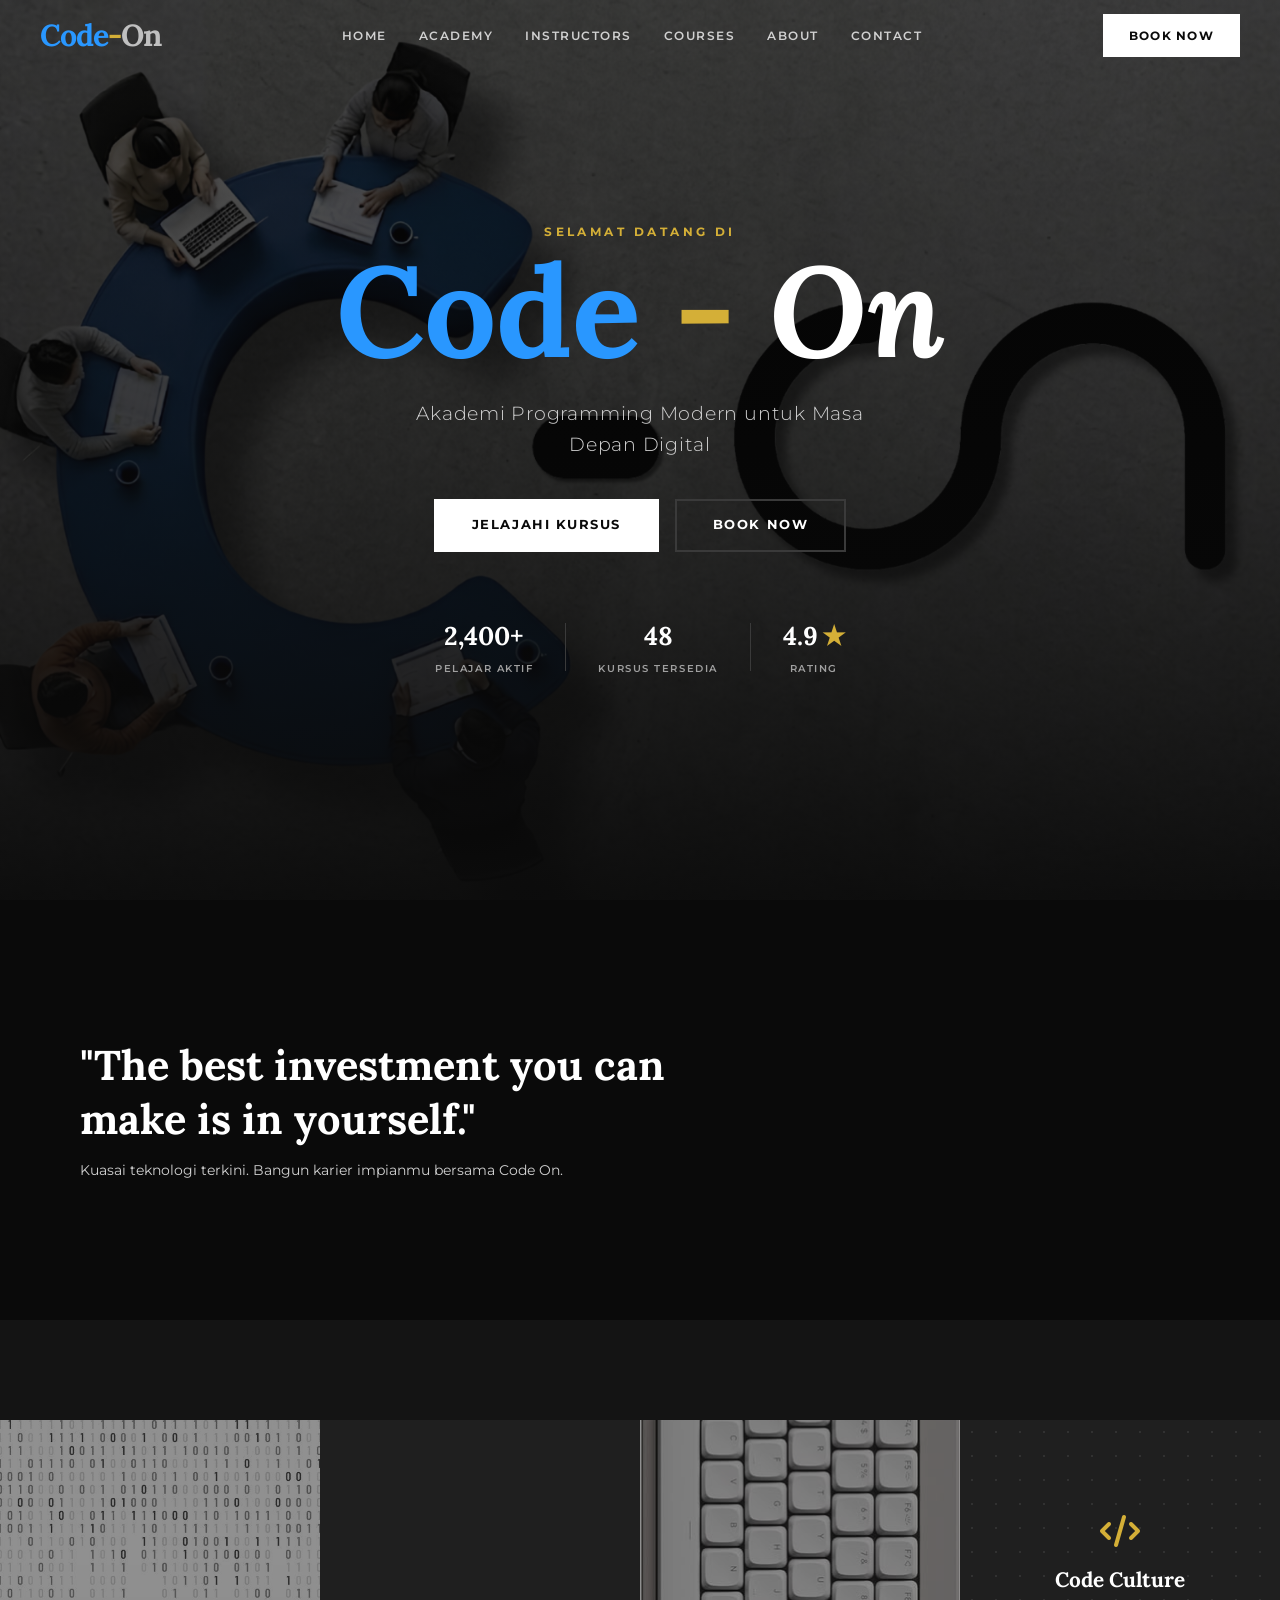
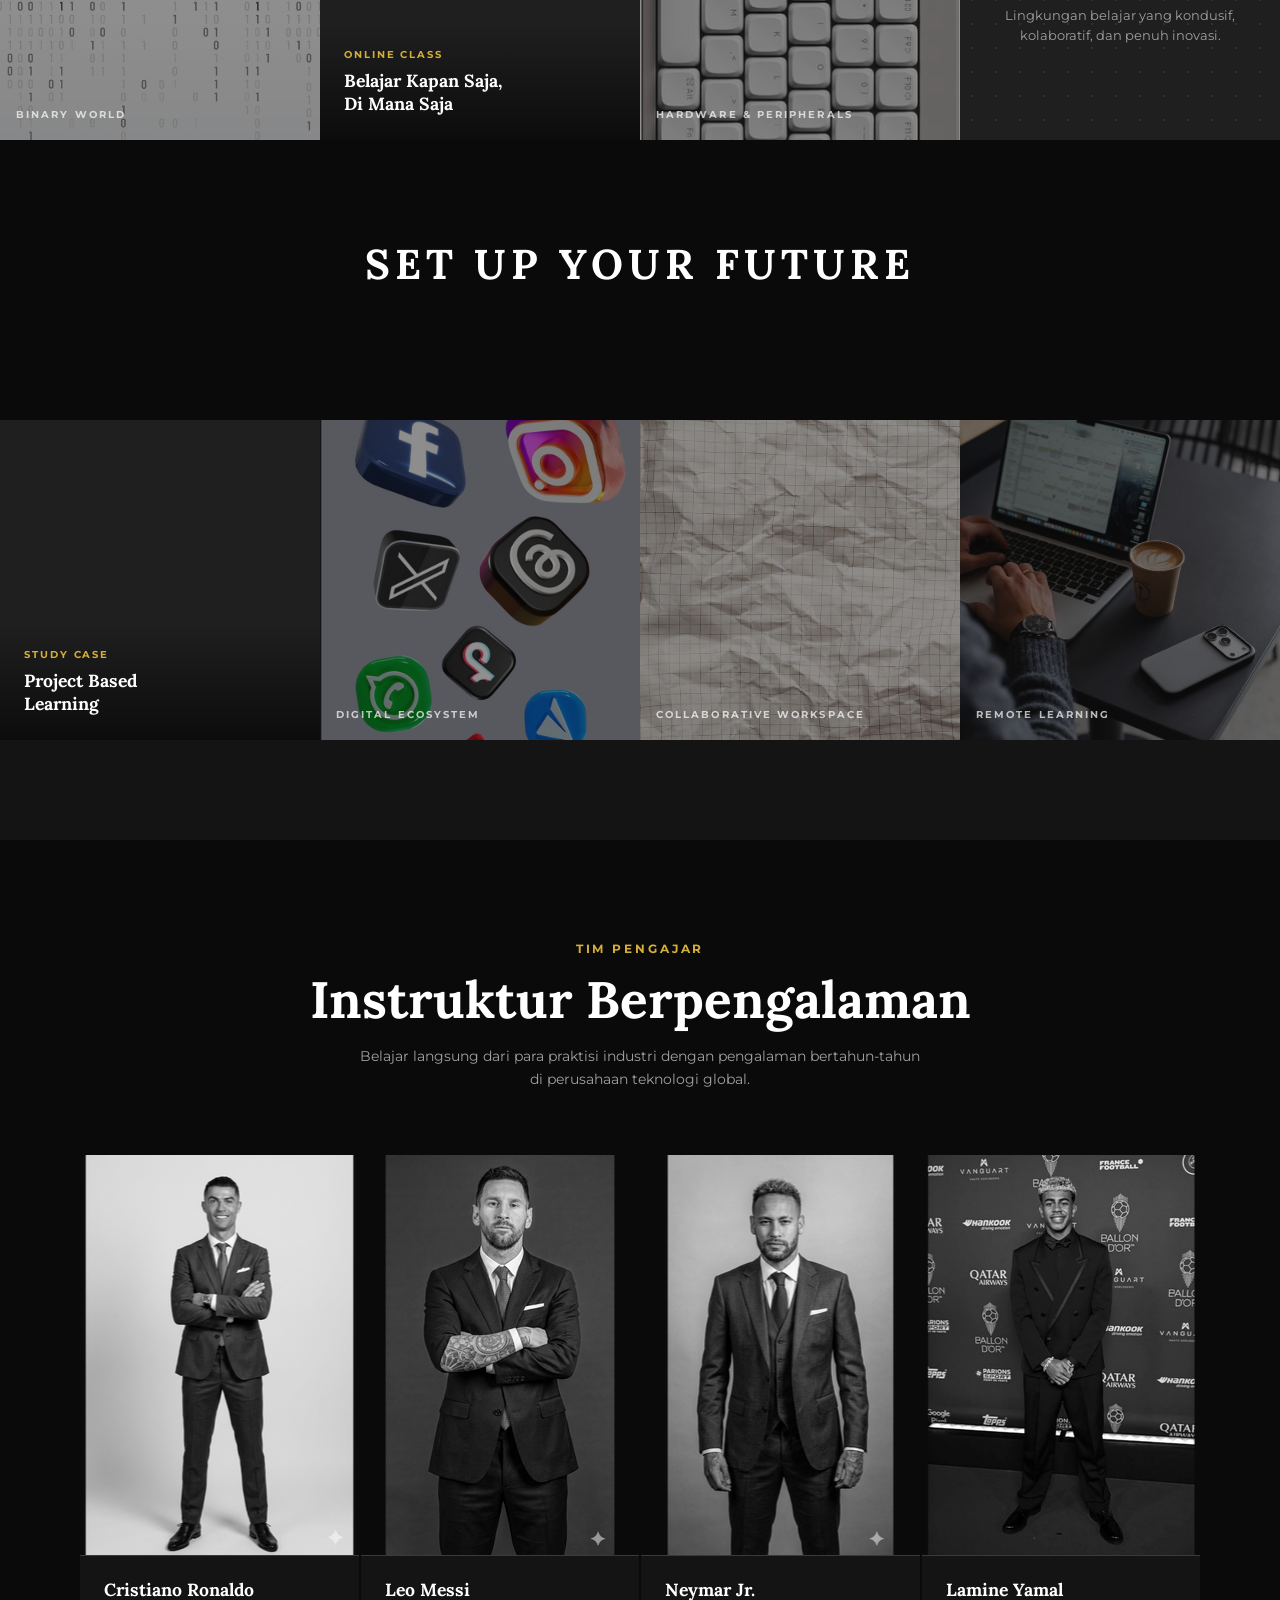
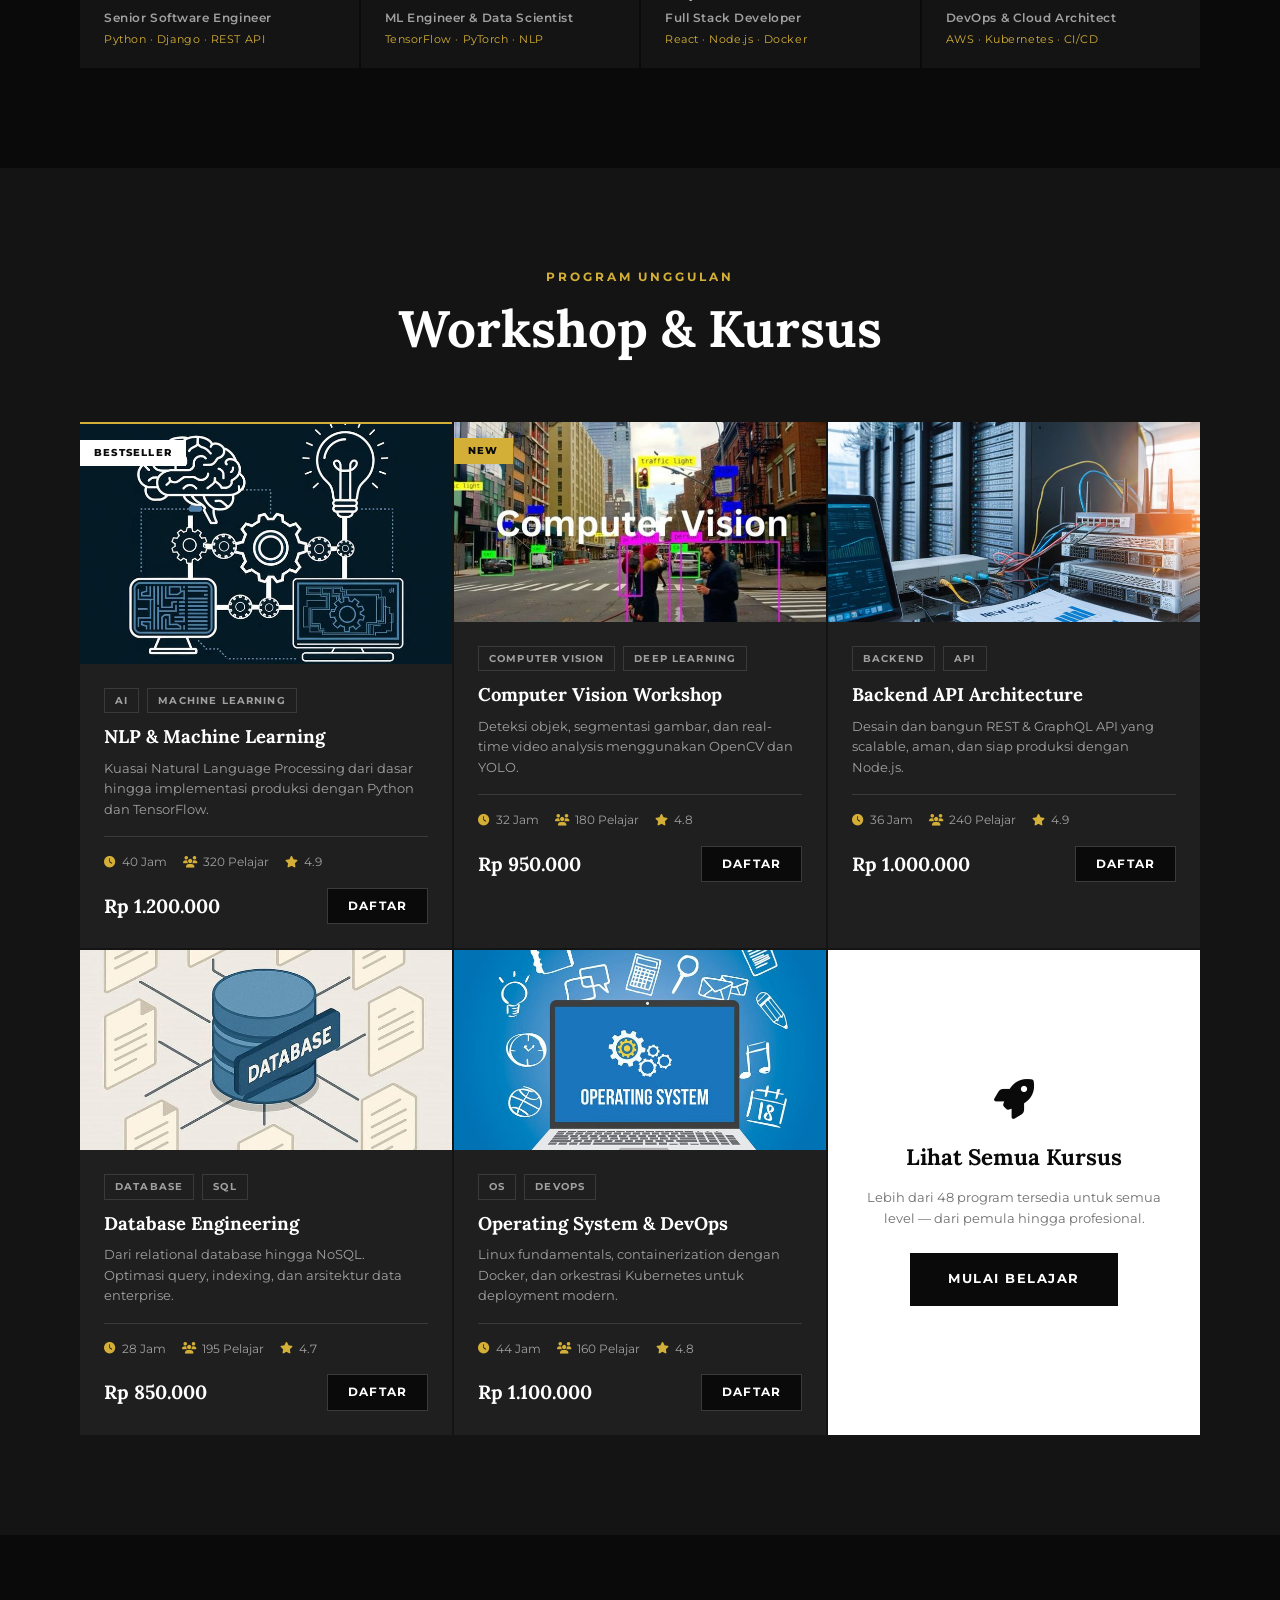
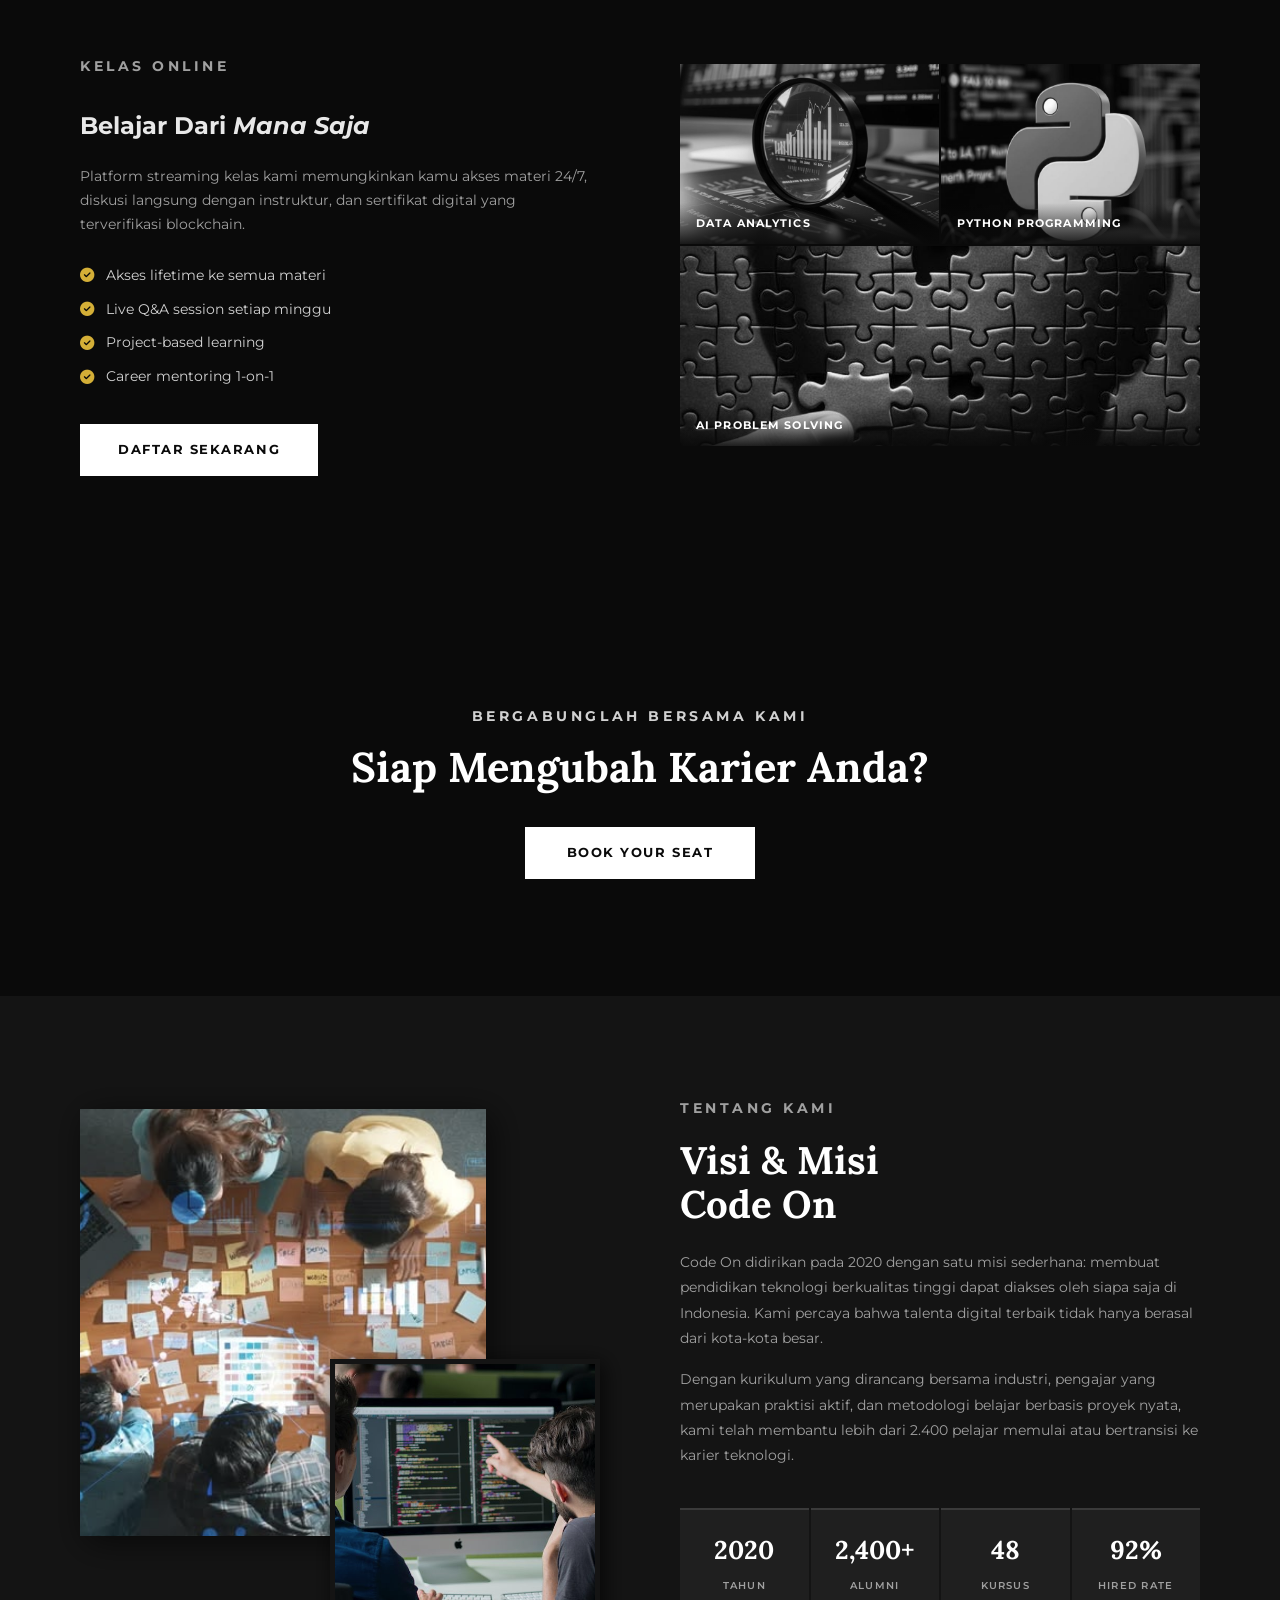
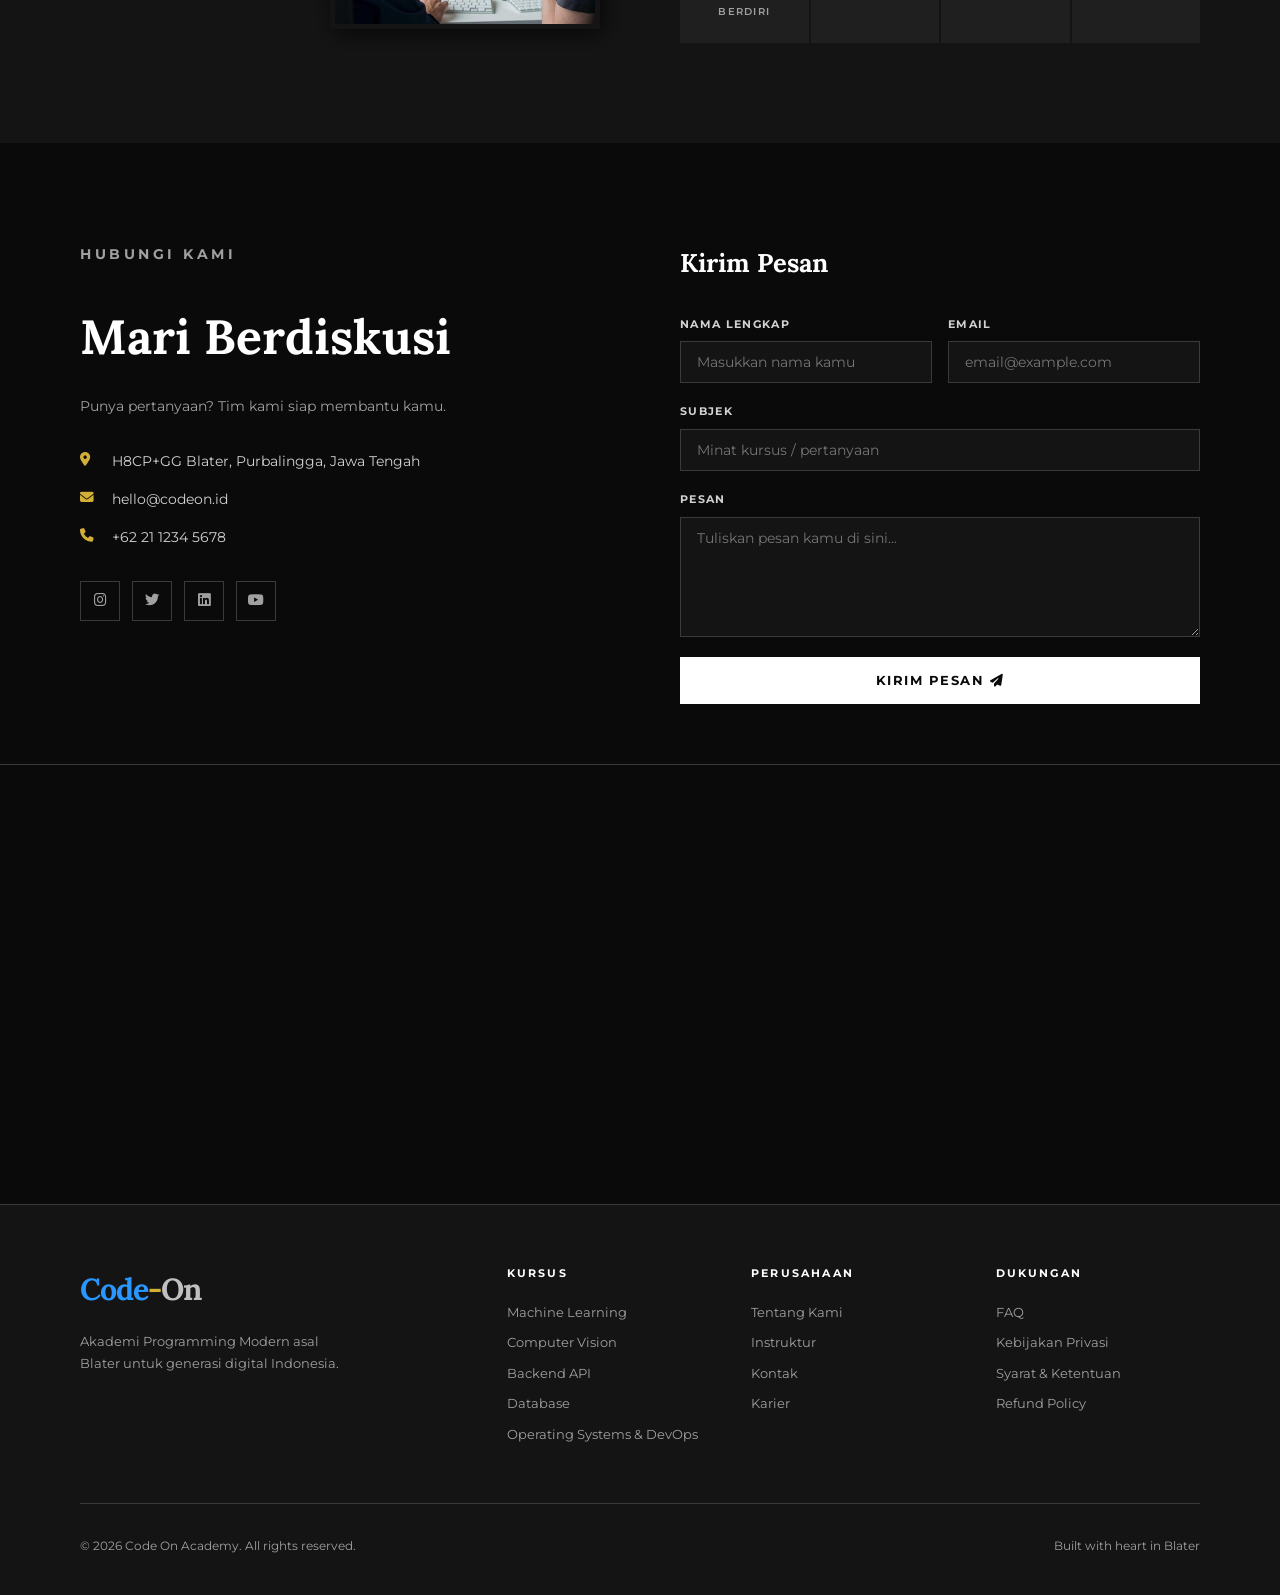
<file: index.html>
<!DOCTYPE html>
<html lang="id">
<head>
  <meta charset="UTF-8" />
  <meta name="viewport" content="width=device-width, initial-scale=1.0" />
  <title>Code On – Akademi Programming Modern</title>
  <link rel="stylesheet" href="style.css" />
  <link href="https://fonts.googleapis.com/css2?family=Lora:ital,wght@0,400;0,700;1,400&family=Montserrat:wght@400;500;600;700;800&display=swap" rel="stylesheet" />
  <link rel="stylesheet" href="https://cdnjs.cloudflare.com/ajax/libs/font-awesome/6.5.0/css/all.min.css" />
</head>
<body>

  <header id="navbar">
    <div class="nav-container">
      <div class="logo">
        <span class="logo-c" >Code</span><span class="logo-dash">-</span><span class="logo-on">On</span>
      </div>
      <nav class="nav-links">
        <a href="#hero">Home</a>
        <a href="#mosaic">Academy</a>
        <a href="#instructors">Instructors</a>
        <a href="#workshops">Courses</a>
        <a href="#about">About</a>
        <a href="#contact">Contact</a>
      </nav>
      <a href="booking.html" class="nav-cta">Book Now</a>
      <button class="hamburger" id="hamburger"><i class="fas fa-bars"></i></button>
    </div>
    <div class="mobile-menu" id="mobileMenu">
      <a href="#hero">Home</a>
      <a href="#mosaic">Academy</a>
      <a href="#instructors">Instructors</a>
      <a href="#workshops">Courses</a>
      <a href="#about">About</a>
      <a href="#contact">Contact</a>
      <a href="booking.html" class="mobile-cta">Book Now</a>
    </div>
  </header>

  <!-- ============================================================
       HERO SECTION — background: aset/hero_parallax/hero_coba.jpg
       ============================================================ -->
  <section id="hero" class="hero-section">
    <div class="hero-parallax"></div>
    <div class="hero-overlay"></div>
    <div class="hero-content">
      <p class="hero-sub fade-up">Selamat Datang di</p>
      <h1 class="hero-title fade-up delay-1">
        <span class="title-code">Code</span>
        <span class="title-dash">-</span>
        <span class="title-on"> On</span>
      </h1>
      <p class="hero-tagline fade-up delay-2">Akademi Programming Modern untuk Masa Depan Digital</p>
      <div class="hero-btns fade-up delay-3">
        <a href="#workshops" class="btn-primary">Jelajahi Kursus</a>
        <a href="booking.html" class="btn-secondary">Book Now</a>
      </div>
      <div class="hero-stats fade-up delay-4">
        <div class="stat"><span class="stat-num">2,400+</span><span class="stat-label">Pelajar Aktif</span></div>
        <div class="stat-divider"></div>
        <div class="stat"><span class="stat-num">48</span><span class="stat-label">Kursus Tersedia</span></div>
        <div class="stat-divider"></div>
        <div class="stat">
          <div class="stat-value-wrapper">
            <span class="stat-num">4.9</span>
            <span class="stat-star">★</span>
          </div>
          <span class="stat-label">Rating </span></div>
      </div>
    </div>
    
  </section>

  <!-- Parallax Strip 1 — setelah hero -->
  <section class="parallax-strip strip-1">
    <div class="strip-overlay"></div>
    <div class="strip-text">
      <h2>"The best investment you can make is in yourself."</h2>
      <p>Kuasai teknologi terkini. Bangun karier impianmu bersama Code On.</p>
    </div>
  </section>

  <!-- ============================================================
       MOSAIC SECTION — 1 grid utuh: 4 kolom × 2 baris = 8 kotak
       Urutan: img1 · video1 · img2 · teks | video2 · img3 · img4 · img5
       ============================================================ -->
<section id="mosaic" class="mosaic-section" style="padding-bottom: 0;">

    <div class="mosaic-grid">
      <div class="mosaic-cell cell-img">
        <div class="img-placeholder mosaic-img-1">
          <div class="img-overlay"></div>
          <div class="img-caption">Binary World</div>
        </div>
      </div>

      <div class="mosaic-cell cell-video">
        <div class="video-bg">
          <video autoplay loop muted playsinline style="position:absolute;inset:0;width:100%;height:100%;object-fit:cover;opacity:.5;">
            <source src="aset/video/video_1.mp4" type="video/mp4">
          </video>
          <div class="video-overlay-text">
            <span class="v-tag">ONLINE CLASS</span>
            <h4>Belajar Kapan Saja,<br/>Di Mana Saja</h4>
          </div>
        </div>
      </div>

      <div class="mosaic-cell cell-img">
        <div class="img-placeholder mosaic-img-2">
          <div class="img-overlay"></div>
          <div class="img-caption">Hardware & Peripherals</div>
        </div>
      </div>

      <div class="mosaic-cell cell-text polkadot">
        <div class="cell-inner">
          <i class="fas fa-code cell-icon"></i>
          <h3>Code Culture</h3>
          <p>Lingkungan belajar yang kondusif, kolaboratif, dan penuh inovasi.</p>
        </div>
      </div>
    </div>
  </section>

 <section class="parallax-strip strip-2" style="height:280px; margin: 0;">
    <div class="strip-overlay"></div>
    <div class="strip-text center" style="text-align:center;">
      <h2 style="letter-spacing:5px;">SET UP YOUR FUTURE</h2>
    </div>
  </section>

  <section class="mosaic-section" style="padding-top: 0;">
    <div class="mosaic-grid">
      <div class="mosaic-cell cell-video">
        <div class="video-bg">
          <video autoplay loop muted playsinline style="position:absolute;inset:0;width:100%;height:100%;object-fit:cover;opacity:.5;">
            <source src="aset/video/video_2.mp4" type="video/mp4">
          </video>
          <div class="video-overlay-text">
            <span class="v-tag">STUDY CASE</span>
            <h4>Project Based<br/>Learning</h4>
          </div>
        </div>
      </div>

      <div class="mosaic-cell cell-img">
        <div class="img-placeholder mosaic-img-3">
          <div class="img-overlay"></div>
          <div class="img-caption">Digital Ecosystem</div>
        </div>
      </div>

      <div class="mosaic-cell cell-img">
        <div class="img-placeholder mosaic-img-4">
          <div class="img-overlay"></div>
          <div class="img-caption">Collaborative Workspace</div>
        </div>
      </div>

      <div class="mosaic-cell cell-img">
        <div class="img-placeholder mosaic-img-5">
          <div class="img-overlay"></div>
          <div class="img-caption">Remote Learning</div>
        </div>
      </div>
    </div>
  </section>

  <!-- ============================================================
       INSTRUCTORS
       ============================================================ -->
  <section id="instructors" class="instructors-section">
    <div class="section-header light">
      <p class="section-eyebrow">Tim Pengajar</p>
      <h2 class="section-title">Instruktur Berpengalaman</h2>
      <p class="section-desc">Belajar langsung dari para praktisi industri dengan pengalaman bertahun-tahun di perusahaan teknologi global.</p>
    </div>
    <div class="instructors-grid">
      <div class="instructor-card">
        <div class="instructor-img img-inst-1">
          <div class="inst-overlay">
            <div class="inst-social"><a href="#"><i class="fab fa-linkedin"></i></a><a href="#"><i class="fab fa-github"></i></a></div>
          </div>
        </div>
        <div class="instructor-info">
          <h3>Cristiano Ronaldo</h3>
          <p class="inst-title">Senior Software Engineer</p>
          <p class="inst-spec">Python · Django · REST API</p>
        </div>
      </div>
      <div class="instructor-card">
        <div class="instructor-img img-inst-2">
          <div class="inst-overlay">
            <div class="inst-social"><a href="#"><i class="fab fa-linkedin"></i></a><a href="#"><i class="fab fa-github"></i></a></div>
          </div>
        </div>
        <div class="instructor-info">
          <h3>Leo Messi</h3>
          <p class="inst-title">ML Engineer &amp; Data Scientist</p>
          <p class="inst-spec">TensorFlow · PyTorch · NLP</p>
        </div>
      </div>
      <div class="instructor-card">
        <div class="instructor-img img-inst-3">
          <div class="inst-overlay">
            <div class="inst-social"><a href="#"><i class="fab fa-linkedin"></i></a><a href="#"><i class="fab fa-github"></i></a></div>
          </div>
        </div>
        <div class="instructor-info">
          <h3>Neymar Jr.</h3>
          <p class="inst-title">Full Stack Developer</p>
          <p class="inst-spec">React · Node.js · Docker</p>
        </div>
      </div>
      <div class="instructor-card">
        <div class="instructor-img img-inst-4">
          <div class="inst-overlay">
            <div class="inst-social"><a href="#"><i class="fab fa-linkedin"></i></a><a href="#"><i class="fab fa-github"></i></a></div>
          </div>
        </div>
        <div class="instructor-info">
          <h3>Lamine Yamal</h3>
          <p class="inst-title">DevOps &amp; Cloud Architect</p>
          <p class="inst-spec">AWS · Kubernetes · CI/CD</p>
        </div>
      </div>
    </div>
  </section>

  <!-- ============================================================
       WORKSHOPS & COURSES
       ============================================================ -->
  <section id="workshops" class="workshops-section">
    <div class="section-header">
      <p class="section-eyebrow">Program Unggulan</p>
      <h2 class="section-title">Workshop &amp; Kursus</h2>
    </div>
    <div class="courses-grid">
      <div class="course-card featured">
        <div class="course-thumb thumb-ws1">
          <div class="course-badge">Bestseller</div>
          <div class="course-overlay"><a href="booking.html" class="btn-book">Book Now</a></div>
        </div>
        <div class="course-info">
          <div class="course-tags"><span class="tag">AI</span><span class="tag">Machine Learning</span></div>
          <h3>NLP &amp; Machine Learning</h3>
          <p>Kuasai Natural Language Processing dari dasar hingga implementasi produksi dengan Python dan TensorFlow.</p>
          <div class="course-meta">
            <span><i class="fas fa-clock"></i> 40 Jam</span>
            <span><i class="fas fa-users"></i> 320 Pelajar</span>
            <span><i class="fas fa-star"></i> 4.9</span>
          </div>
          <div class="course-price">
            <span class="price">Rp 1.200.000</span>
            <a href="booking.html" class="btn-enroll">Daftar</a>
          </div>
        </div>
      </div>
      <div class="course-card">
        <div class="course-thumb thumb-ws2">
          <div class="course-badge new">New</div>
          <div class="course-overlay"><a href="booking.html" class="btn-book">Book Now</a></div>
        </div>
        <div class="course-info">
          <div class="course-tags"><span class="tag">Computer Vision</span><span class="tag">Deep Learning</span></div>
          <h3>Computer Vision Workshop</h3>
          <p>Deteksi objek, segmentasi gambar, dan real-time video analysis menggunakan OpenCV dan YOLO.</p>
          <div class="course-meta">
            <span><i class="fas fa-clock"></i> 32 Jam</span>
            <span><i class="fas fa-users"></i> 180 Pelajar</span>
            <span><i class="fas fa-star"></i> 4.8</span>
          </div>
          <div class="course-price">
            <span class="price">Rp 950.000</span>
            <a href="booking.html" class="btn-enroll">Daftar</a>
          </div>
        </div>
      </div>
      <div class="course-card">
        <div class="course-thumb thumb-ws3">
          <div class="course-overlay"><a href="booking.html" class="btn-book">Book Now</a></div>
        </div>
        <div class="course-info">
          <div class="course-tags"><span class="tag">Backend</span><span class="tag">API</span></div>
          <h3>Backend API Architecture</h3>
          <p>Desain dan bangun REST &amp; GraphQL API yang scalable, aman, dan siap produksi dengan Node.js.</p>
          <div class="course-meta">
            <span><i class="fas fa-clock"></i> 36 Jam</span>
            <span><i class="fas fa-users"></i> 240 Pelajar</span>
            <span><i class="fas fa-star"></i> 4.9</span>
          </div>
          <div class="course-price">
            <span class="price">Rp 1.000.000</span>
            <a href="booking.html" class="btn-enroll">Daftar</a>
          </div>
        </div>
      </div>
      <div class="course-card">
        <div class="course-thumb thumb-ws4">
          <div class="course-overlay"><a href="booking.html" class="btn-book">Book Now</a></div>
        </div>
        <div class="course-info">
          <div class="course-tags"><span class="tag">Database</span><span class="tag">SQL</span></div>
          <h3>Database Engineering</h3>
          <p>Dari relational database hingga NoSQL. Optimasi query, indexing, dan arsitektur data enterprise.</p>
          <div class="course-meta">
            <span><i class="fas fa-clock"></i> 28 Jam</span>
            <span><i class="fas fa-users"></i> 195 Pelajar</span>
            <span><i class="fas fa-star"></i> 4.7</span>
          </div>
          <div class="course-price">
            <span class="price">Rp 850.000</span>
            <a href="booking.html" class="btn-enroll">Daftar</a>
          </div>
        </div>
      </div>
      <div class="course-card">
        <div class="course-thumb thumb-ws5">
          <div class="course-overlay"><a href="booking.html" class="btn-book">Book Now</a></div>
        </div>
        <div class="course-info">
          <div class="course-tags"><span class="tag">OS</span><span class="tag">DevOps</span></div>
          <h3>Operating System &amp; DevOps</h3>
          <p>Linux fundamentals, containerization dengan Docker, dan orkestrasi Kubernetes untuk deployment modern.</p>
          <div class="course-meta">
            <span><i class="fas fa-clock"></i> 44 Jam</span>
            <span><i class="fas fa-users"></i> 160 Pelajar</span>
            <span><i class="fas fa-star"></i> 4.8</span>
          </div>
          <div class="course-price">
            <span class="price">Rp 1.100.000</span>
            <a href="booking.html" class="btn-enroll">Daftar</a>
          </div>
        </div>
      </div>
      <div class="course-card cta-card">
        <div class="cta-card-inner">
          <i class="fas fa-rocket cta-icon"></i>
          <h3>Lihat Semua Kursus</h3>
          <p>Lebih dari 48 program tersedia untuk semua level — dari pemula hingga profesional.</p>
          <a href="booking.html" class="btn-primary">Mulai Belajar</a>
        </div>
      </div>
    </div>
  </section>

  <!-- ============================================================
       ONLINE CLASSES
       ============================================================ -->
  <section class="online-section">
    <div class="online-grid">
      <div class="online-text">
        <p class="section-eyebrow">Kelas Online</p>
        <h2>Belajar Dari <em>Mana Saja</em></h2>
        <p>Platform streaming kelas kami memungkinkan kamu akses materi 24/7, diskusi langsung dengan instruktur, dan sertifikat digital yang terverifikasi blockchain.</p>
        <ul class="online-features">
          <li><i class="fas fa-check-circle"></i> Akses lifetime ke semua materi</li>
          <li><i class="fas fa-check-circle"></i> Live Q&amp;A session setiap minggu</li>
          <li><i class="fas fa-check-circle"></i> Project-based learning</li>
          <li><i class="fas fa-check-circle"></i> Career mentoring 1-on-1</li>
        </ul>
        <a href="booking.html" class="btn-primary">Daftar Sekarang</a>
      </div>
      <div class="online-cards">
        <div class="oc-card oc-card-1">
          <div class="oc-thumb thumb-oc1"></div>
          <div class="oc-label">Data Analytics</div>
        </div>
        <div class="oc-card oc-card-2">
          <div class="oc-thumb thumb-oc2"></div>
          <div class="oc-label">Python Programming</div>
        </div>
        <div class="oc-card oc-card-3">
          <div class="oc-thumb thumb-oc3"></div>
          <div class="oc-label">AI Problem Solving</div>
        </div>
      </div>
    </div>
  </section>

  <!-- Parallax Strip 3 -->
  <section class="parallax-strip strip-3">
    <div class="strip-overlay"></div>
    <div class="strip-text center">
      <p class="strip-eyebrow">Bergabunglah Bersama Kami</p>
      <h2>Siap Mengubah Karier Anda?</h2>
      <a href="booking.html" class="btn-white">Book Your Seat</a>
    </div>
  </section>

  <!-- ============================================================
       ABOUT US
       ============================================================ -->
  <section id="about" class="about-section">
    <div class="about-grid">
      <div class="about-images">
        <div class="about-img-main img-about1"></div>
        <div class="about-img-sub img-about2"></div>
      </div>
      <div class="about-text">
        <p class="section-eyebrow">Tentang Kami</p>
        <h2 class="section-title">Visi &amp; Misi<br/>Code On</h2>
        <p>Code On didirikan pada 2020 dengan satu misi sederhana: membuat pendidikan teknologi berkualitas tinggi dapat diakses oleh siapa saja di Indonesia. Kami percaya bahwa talenta digital terbaik tidak hanya berasal dari kota-kota besar.</p>
        <p>Dengan kurikulum yang dirancang bersama industri, pengajar yang merupakan praktisi aktif, dan metodologi belajar berbasis proyek nyata, kami telah membantu lebih dari 2.400 pelajar memulai atau bertransisi ke karier teknologi.</p>
        <div class="about-stats">
          <div class="astat"><span>2020</span><small>Tahun Berdiri</small></div>
          <div class="astat"><span>2,400+</span><small>Alumni</small></div>
          <div class="astat"><span>48</span><small>Kursus</small></div>
          <div class="astat"><span>92%</span><small>Hired Rate</small></div>
        </div>
      </div>
    </div>
  </section>

  <!-- ============================================================
       CONTACT — map dikeluarkan dari grid, full-width di bawah
       ============================================================ -->
  <section id="contact" class="contact-section">
    <div class="contact-grid">
      <div class="contact-info">
        <p class="section-eyebrow">Hubungi Kami</p>
        <h2>Mari Berdiskusi</h2>
        <p>Punya pertanyaan? Tim kami siap membantu kamu.</p>
        <div class="contact-details">
          <div class="cd-item"><i class="fas fa-map-marker-alt"></i><span>H8CP+GG Blater, Purbalingga, Jawa Tengah</span></div>
          <div class="cd-item"><i class="fas fa-envelope"></i><span>hello@codeon.id</span></div>
          <div class="cd-item"><i class="fas fa-phone"></i><span>+62 21 1234 5678</span></div>
        </div>
        <div class="contact-social">
          <a href="#"><i class="fab fa-instagram"></i></a>
          <a href="#"><i class="fab fa-twitter"></i></a>
          <a href="#"><i class="fab fa-linkedin"></i></a>
          <a href="#"><i class="fab fa-youtube"></i></a>
        </div>
      </div>

      <div class="contact-form-wrap">
        <form id="contactForm" class="contact-form">
          <h3>Kirim Pesan</h3>
          <div class="form-row">
            <div class="form-group">
              <label>Nama Lengkap</label>
              <input type="text" placeholder="Masukkan nama kamu" required />
            </div>
            <div class="form-group">
              <label>Email</label>
              <input type="email" placeholder="email@example.com" required />
            </div>
          </div>
          <div class="form-group">
            <label>Subjek</label>
            <input type="text" placeholder="Minat kursus / pertanyaan" />
          </div>
          <div class="form-group">
            <label>Pesan</label>
            <textarea rows="5" placeholder="Tuliskan pesan kamu di sini..."></textarea>
          </div>
          <button type="submit" class="btn-primary full-width">Kirim Pesan <i class="fas fa-paper-plane"></i></button>
        </form>
      </div>
    </div><!-- /contact-grid -->

<div class="map-full-container">
    <div class="map-embed">
      <iframe
        src="https://maps.google.com/maps?q=H8CP%2BGG,%20Blater,%20Kec.%20Kalimanah,%20Kabupaten%20Purbalingga&t=&z=15&ie=UTF8&iwloc=&output=embed"
        allowfullscreen="" loading="lazy" referrerpolicy="no-referrer-when-downgrade">
      </iframe>
    </div>
  </div>

  </section>

  <!-- ============================================================
       FOOTER
       ============================================================ -->
  <footer class="footer">
    <div class="footer-top">
      <div class="footer-brand">
        <div class="logo"><span class="logo-c">Code</span><span class="logo-dash">-</span><span class="logo-on">On</span></div>
        <p>Akademi Programming Modern asal Blater untuk generasi digital Indonesia.</p>
      </div>
      <div class="footer-links">
        <div class="fl-col">
          <h4>Kursus</h4>
          <a href="index.html#workshops">Machine Learning</a>
          <a href="index.html#workshops">Computer Vision</a>
          <a href="index.html#workshops">Backend API</a>
          <a href="index.html#workshops">Database</a>
          <a href="index.html#workshops">Operating Systems & DevOps</a>
        </div>
        <div class="fl-col">
          <h4>Perusahaan</h4>
          <a href="index.html#about">Tentang Kami</a>
          <a href="index.html#instructors">Instruktur</a>
          <a href="index.html#contact">Kontak</a>
          <a href="index.html#careers">Karier</a>
        </div>
        <div class="fl-col">
          <h4>Dukungan</h4>
          <a href="index.html#faq">FAQ</a>
          <a href="index.html#privacy">Kebijakan Privasi</a>
          <a href="index.html#terms">Syarat & Ketentuan</a>
          <a href="index.html#refund">Refund Policy</a>
        </div>
      </div>
    </div>
    <div class="footer-bottom">
      <span>© 2026 Code On Academy. All rights reserved.</span>
      <span>Built with heart in Blater</span>
    </div>
  </footer>

  <script src="script.js"></script>
</body>
</html>
</file>
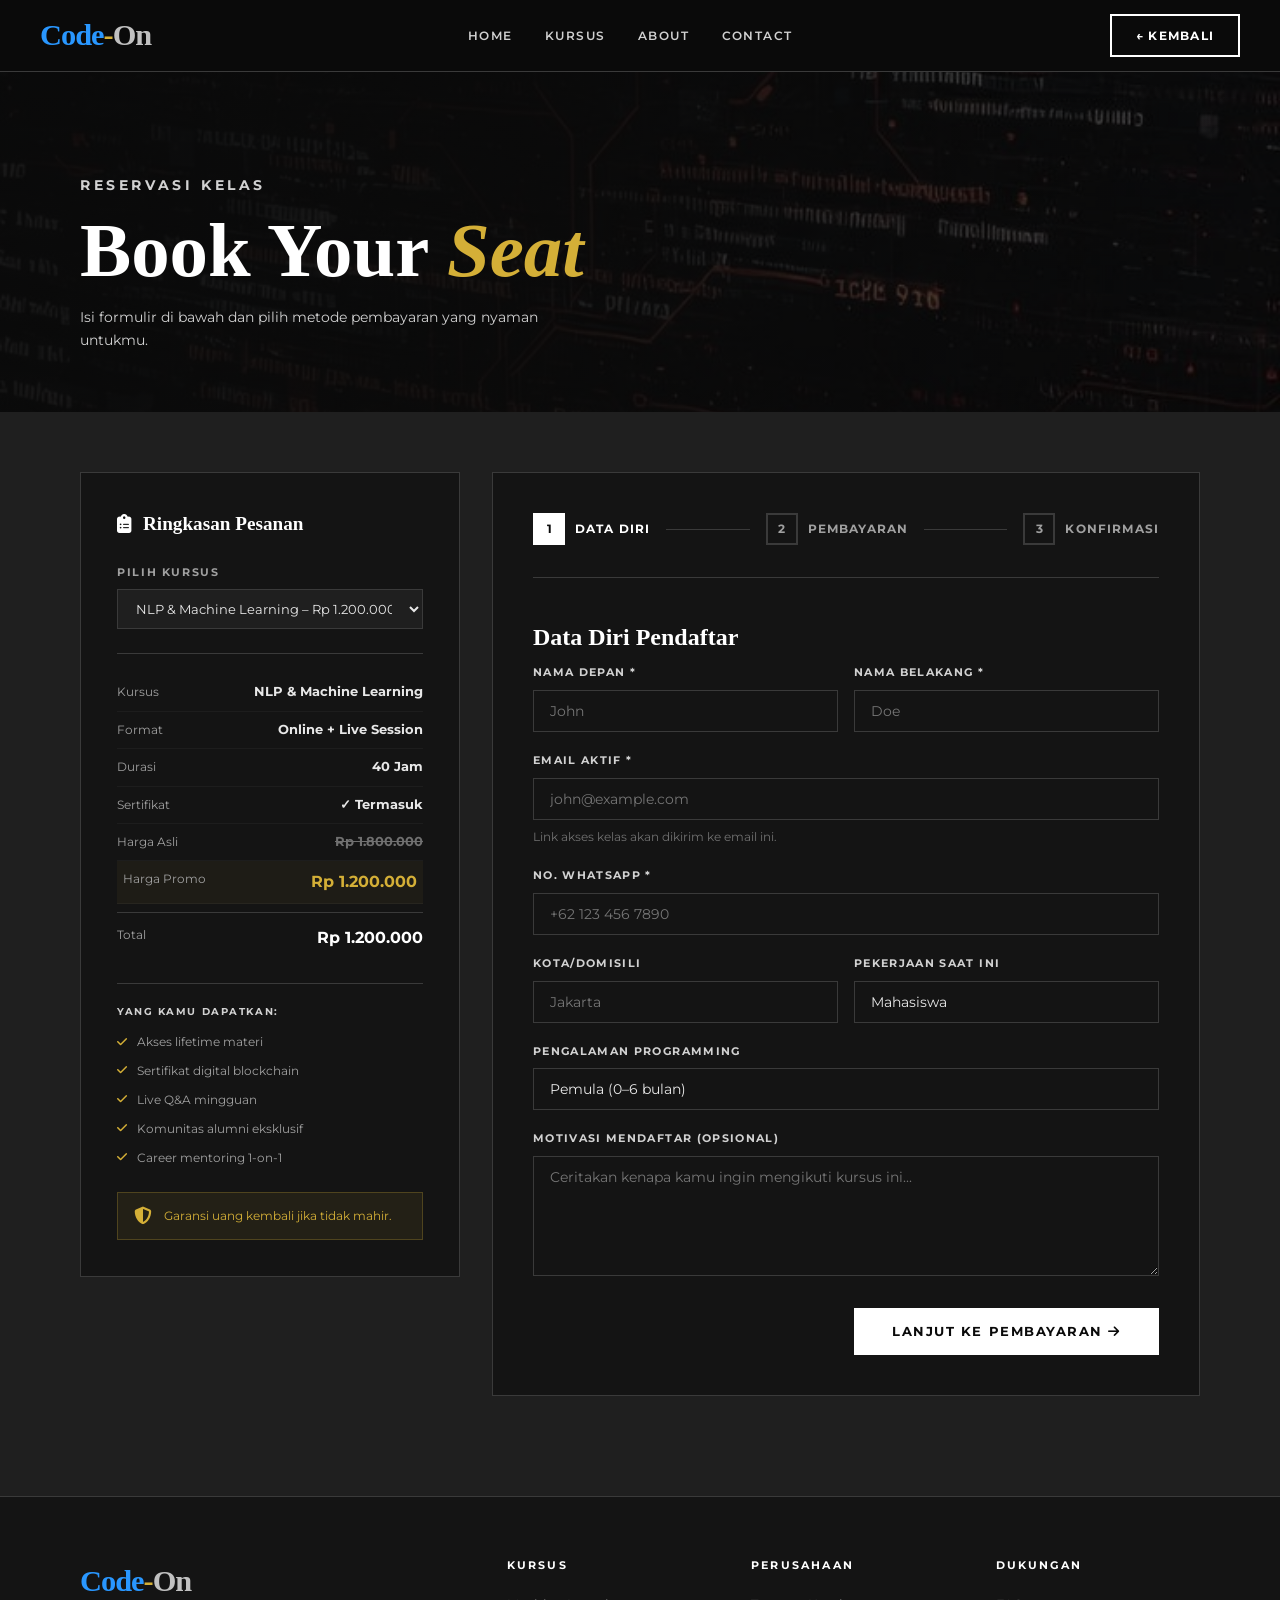
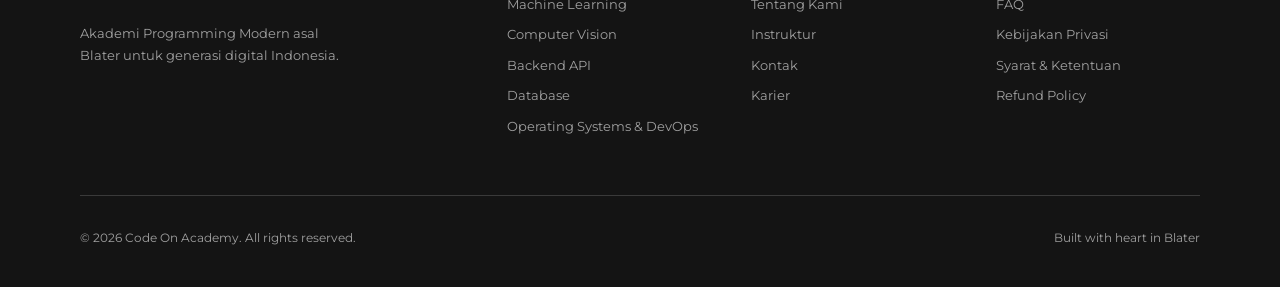
<file: booking.html>
<!DOCTYPE html>
<html lang="id">
<head>
  <meta charset="UTF-8" />
  <meta name="viewport" content="width=device-width, initial-scale=1.0" />
  <title>Booking – Code On Academy</title>
  <link rel="stylesheet" href="style.css" />
  <link href="https://fonts.googleapis.com/css2?family=Playfair+Display:ital,wght@0,400;0,700;0,900;1,400&family=Montserrat:wght@300;400;500;600;700&display=swap" rel="stylesheet" />
  <link rel="stylesheet" href="https://cdnjs.cloudflare.com/ajax/libs/font-awesome/6.5.0/css/all.min.css" />
</head>
<body class="booking-page">

  <!-- NAVBAR -->
  <header id="navbar" class="scrolled">
    <div class="nav-container">
      <a href="index.html" class="logo">
        <span class="logo-c">Code</span><span class="logo-dash">-</span><span class="logo-on">On</span>
      </a>
      <nav class="nav-links">
        <a href="index.html">Home</a>
        <a href="index.html#workshops">Kursus</a>
        <a href="index.html#about">About</a>
        <a href="index.html#contact">Contact</a>
      </nav>
      <a href="index.html" class="nav-cta outline">← Kembali</a>
    </div>
  </header>

  <!-- BOOKING HERO -->
  <section class="booking-hero">
    <div class="booking-hero-bg"></div>
    <div class="booking-hero-overlay"></div>
    <div class="booking-hero-content">
      <p class="section-eyebrow">Reservasi Kelas</p>
      <h1>Book Your <em>Seat</em></h1>
      <p>Isi formulir di bawah dan pilih metode pembayaran yang nyaman untukmu.</p>
    </div>
  </section>

  <!-- BOOKING CONTENT -->
  <section class="booking-section">
    <div class="booking-wrapper">

      <!-- LEFT: Course Summary -->
      <aside class="booking-summary">
        <h3><i class="fas fa-clipboard-list"></i> Ringkasan Pesanan</h3>

        <div class="summary-course-select">
          <label>Pilih Kursus</label>
          <select id="courseSelect" onchange="updateSummary()">
            <option value="nlp" data-price="1200000">NLP & Machine Learning – Rp 1.200.000</option>
            <option value="cv" data-price="950000">Computer Vision – Rp 950.000</option>
            <option value="backend" data-price="1000000">Backend API Architecture – Rp 1.000.000</option>
            <option value="db" data-price="850000">Database Engineering – Rp 850.000</option>
            <option value="devops" data-price="1100000">DevOps & OS – Rp 1.100.000</option>
          </select>
        </div>

        <div class="summary-detail">
          <div class="sd-row"><span>Kursus</span><strong id="s-course">NLP & Machine Learning</strong></div>
          <div class="sd-row"><span>Format</span><strong>Online + Live Session</strong></div>
          <div class="sd-row"><span>Durasi</span><strong id="s-duration">40 Jam</strong></div>
          <div class="sd-row"><span>Sertifikat</span><strong>✓ Termasuk</strong></div>
          <div class="sd-row"><span>Harga Asli</span><strong class="line-through" id="s-original">Rp 1.800.000</strong></div>
          <div class="sd-row highlight"><span>Harga Promo</span><strong class="price-accent" id="s-price">Rp 1.200.000</strong></div>
          <div class="sd-row total-row"><span>Total</span><strong id="s-total">Rp 1.200.000</strong></div>
        </div>

        <div class="summary-includes">
          <h4>Yang Kamu Dapatkan:</h4>
          <ul>
            <li><i class="fas fa-check"></i> Akses lifetime materi</li>
            <li><i class="fas fa-check"></i> Sertifikat digital blockchain</li>
            <li><i class="fas fa-check"></i> Live Q&A mingguan</li>
            <li><i class="fas fa-check"></i> Komunitas alumni eksklusif</li>
            <li><i class="fas fa-check"></i> Career mentoring 1-on-1</li>
          </ul>
        </div>

        <div class="summary-guarantee">
          <i class="fas fa-shield-alt"></i>
          <span>Garansi uang kembali jika tidak mahir.</span>
        </div>
      </aside>

      <!-- RIGHT: Booking Form -->
      <div class="booking-form-container">
        <div class="booking-steps">
          <div class="step active" id="step-ind-1">
            <span class="step-num">1</span><span class="step-label">Data Diri</span>
          </div>
          <div class="step-line"></div>
          <div class="step" id="step-ind-2">
            <span class="step-num">2</span><span class="step-label">Pembayaran</span>
          </div>
          <div class="step-line"></div>
          <div class="step" id="step-ind-3">
            <span class="step-num">3</span><span class="step-label">Konfirmasi</span>
          </div>
        </div>

        <!-- STEP 1: Personal Data -->
        <div class="booking-step-content" id="step1">
          <h3>Data Diri Pendaftar</h3>
          <div class="form-row">
            <div class="form-group">
              <label>Nama Depan *</label>
              <input type="text" id="firstName" placeholder="John" required />
            </div>
            <div class="form-group">
              <label>Nama Belakang *</label>
              <input type="text" id="lastName" placeholder="Doe" required />
            </div>
          </div>
          <div class="form-group">
            <label>Email Aktif *</label>
            <input type="email" id="email" placeholder="john@example.com" required />
            <small>Link akses kelas akan dikirim ke email ini.</small>
          </div>
          <div class="form-group">
            <label>No. WhatsApp *</label>
            <input type="tel" id="phone" placeholder="+62 123 456 7890" required />
          </div>
          <div class="form-row">
            <div class="form-group">
              <label>Kota/Domisili</label>
              <input type="text" id="city" placeholder="Jakarta" />
            </div>
            <div class="form-group">
              <label>Pekerjaan Saat Ini</label>
              <select id="occupation">
                <option>Mahasiswa</option>
                <option>Fresh Graduate</option>
                <option>Karyawan Swasta</option>
                <option>Wirausaha</option>
                <option>PNS / ASN</option>
                <option>Lainnya</option>
              </select>
            </div>
          </div>
          <div class="form-group">
            <label>Pengalaman Programming</label>
            <select id="experience">
              <option>Pemula (0–6 bulan)</option>
              <option>Menengah (6 bulan – 2 tahun)</option>
              <option>Berpengalaman (2+ tahun)</option>
            </select>
          </div>
          <div class="form-group">
            <label>Motivasi Mendaftar (opsional)</label>
            <textarea rows="3" placeholder="Ceritakan kenapa kamu ingin mengikuti kursus ini..."></textarea>
          </div>
          <div class="form-actions">
            <button class="btn-primary" onclick="goToStep(2)">Lanjut ke Pembayaran <i class="fas fa-arrow-right"></i></button>
          </div>
        </div>

        <!-- STEP 2: Payment -->
        <div class="booking-step-content hidden" id="step2">
          <h3>Metode Pembayaran</h3>
          <p class="step-desc">Pilih metode pembayaran yang paling nyaman untukmu.</p>

          <div class="payment-methods">

            <!-- E-WALLET -->
            <div class="payment-option" onclick="selectPayment('cash')" id="pay-cash">
              <div class="po-header">
                <div class="po-radio"></div>
                <div class="po-icon"><i class="fas fa-wallet"></i></div>
                <div class="po-info">
                  <strong>E-Wallet</strong>
                  <small>E-Wallet – Bayar online secara instan</small>
                </div>
              </div>
              <div class="po-detail" id="detail-cash">
                <div class="cash-options">
                  <div class="ewallet-opt" onclick="selectEwallet(event, 'gopay')">
                    <div class="ew-icon gopay-icon"><i class="fas fa-g"></i></div>
                    <span>GoPay</span>
                  </div>
                  <div class="ewallet-opt" onclick="selectEwallet(event, 'ovo')">
                    <div class="ew-icon ovo-icon"><i class="fas fa-circle"></i></div>
                    <span>OVO</span>
                  </div>
                  <div class="ewallet-opt" onclick="selectEwallet(event, 'dana')">
                    <div class="ew-icon dana-icon"><i class="fas fa-d"></i></div>
                    <span>DANA</span>
                  </div>
                  <div class="ewallet-opt" onclick="selectEwallet(event, 'shopeepay')">
                    <div class="ew-icon spay-icon"><i class="fas fa-shopping-bag"></i></div>
                    <span>ShopeePay</span>
                  </div>
                </div>

                <div class="bank-details" id="ewalletDetails" style="display: none; margin-top: 20px;">
                  <div class="bd-row"><span>E-Wallet</span><strong id="ew-name">GoPay</strong></div>
                  <div class="bd-row">
                    <span>No. Akun</span>
                    <strong id="ew-account">0812 3456 7890</strong>
                    <button class="copy-btn" onclick="copyAccount('ew-account')"><i class="fas fa-copy"></i></button>
                  </div>
                  <div class="bd-row"><span>Atas Nama</span><strong>Code On Academy</strong></div>
                  <div class="bd-row total-row"><span>Jumlah Bayar</span><strong id="ew-amount">Rp 1.200.000</strong></div>
                </div>

                <div class="form-group mt-1" id="ewalletUpload" style="display: none;">
                  <label>Upload Bukti Pembayaran</label>
                  <div class="file-upload" onclick="document.getElementById('ewProofFile').click()">
                    <i class="fas fa-cloud-upload-alt"></i>
                    <span id="ewUploadText">Klik untuk upload bukti</span>
                    <small>PNG, JPG, PDF – Max 5MB</small>
                  </div>
                  <input type="file" id="ewProofFile" accept="image/*,.pdf" style="display:none" onchange="handleFileUpload(event, 'ewFilePreview', 'ewUploadText')" />
                  <div id="ewFilePreview" class="file-preview" style="display:none"></div>
                </div>
                  
                </div>
            </div>

            <div class="payment-option" onclick="selectPayment('qris')" id="pay-qris">
              <div class="po-header">
                <div class="po-radio"></div>
                <div class="po-icon"><i class="fas fa-qrcode"></i></div>
                <div class="po-info">
                  <strong>QRIS</strong>
                  <small>Scan QR – Semua e-Wallet & m-Banking</small>
                </div>
              </div>
              <div class="po-detail" id="detail-qris">
                <div class="qris-display">
                  <div class="qris-code" style="display: flex; flex-direction: column; align-items: center;">
                    
                    <div class="qr-mock" style="width: 200px; height: auto; background: transparent; padding: 0; border: none;">
                      <img src="aset/qr_qris/qris.jpeg" alt="QRIS Code On Academy" style="width: 100%; border-radius: 8px;">
                    </div>
                    <p class="qris-amount">Total: <strong id="qris-total">Rp 1.200.000</strong></p>
                    
                  </div>
                </div>
              </div>
            </div>

            <!-- BANK TRANSFER -->
            <div class="payment-option" onclick="selectPayment('bank')" id="pay-bank">
              <div class="po-header">
                <div class="po-radio"></div>
                <div class="po-icon"><i class="fas fa-university"></i></div>
                <div class="po-info">
                  <strong>Transfer Bank</strong>
                  <small>BCA, BRI, BNI, Mandiri, BSI</small>
                </div>
              </div>
              <div class="po-detail" id="detail-bank">
                <div class="bank-options">
                  <div class="bank-opt" onclick="selectBank(event, 'bca')">
                    <div class="bank-logo bca">BCA</div>
                    <span>Bank BCA</span>
                  </div>
                  <div class="bank-opt" onclick="selectBank(event, 'bri')">
                    <div class="bank-logo bri">BRI</div>
                    <span>Bank BRI</span>
                  </div>
                  <div class="bank-opt" onclick="selectBank(event, 'bni')">
                    <div class="bank-logo bni">BNI</div>
                    <span>Bank BNI</span>
                  </div>
                  <div class="bank-opt" onclick="selectBank(event, 'mandiri')">
                    <div class="bank-logo mandiri">MDR</div>
                    <span>Mandiri</span>
                  </div>
                  <div class="bank-opt" onclick="selectBank(event, 'bsi')">
                    <div class="bank-logo bsi">BSI</div>
                    <span>Bank BSI</span>
                  </div>
                </div>
                <div class="bank-details" id="bankDetails">
                  <div class="bd-row"><span>Bank</span><strong id="bd-bank">BCA</strong></div>
                  <div class="bd-row"><span>No. Rekening</span><strong id="bd-account">8800 1234 5678</strong><button class="copy-btn" onclick="copyAccount()"><i class="fas fa-copy"></i></button></div>
                  <div class="bd-row"><span>Atas Nama</span><strong>PT Code On Academy</strong></div>
                  <div class="bd-row total-row"><span>Jumlah Transfer</span><strong id="bd-amount">Rp 1.200.000</strong></div>
                </div>
                <div class="form-group mt-1">
                  <label>Upload Bukti Transfer</label>
                  <div class="file-upload" onclick="document.getElementById('proofFile').click()">
                    <i class="fas fa-cloud-upload-alt"></i>
                    <span>Klik untuk upload atau drag & drop</span>
                    <small>PNG, JPG, PDF – Max 5MB</small>
                  </div>
                  <input type="file" id="proofFile" accept="image/*,.pdf" style="display:none" onchange="handleFileUpload(event)" />
                  <div id="filePreview" class="file-preview" style="display:none"></div>
                </div>
              </div>
            </div>

          </div>

          <div class="form-actions two-col">
            <button class="btn-secondary" onclick="goToStep(1)"><i class="fas fa-arrow-left"></i> Kembali</button>
            <button class="btn-primary" onclick="goToStep(3)">Konfirmasi Pesanan <i class="fas fa-arrow-right"></i></button>
          </div>
        </div>

        <!-- STEP 3: Confirmation -->
        <div class="booking-step-content hidden" id="step3">
          <div class="confirmation-screen">
            <div class="confirm-icon">
              <i class="fas fa-check-circle"></i>
            </div>
            <h3>Pesanan Dikonfirmasi!</h3>
            <p>Terima kasih, <strong id="confirm-name">—</strong>! Pesananmu telah kami terima.</p>
            <div class="confirm-details">
              <div class="cd2-row"><span>Order ID</span><strong id="confirm-id">#CON-2025-0001</strong></div>
              <div class="cd2-row"><span>Kursus</span><strong id="confirm-course">—</strong></div>
              <div class="cd2-row"><span>Total Dibayar</span><strong id="confirm-total">—</strong></div>
              <div class="cd2-row"><span>Email Konfirmasi</span><strong id="confirm-email">—</strong></div>
              <div class="cd2-row"><span>Status</span><strong class="status-badge">Menunggu Verifikasi</strong></div>
            </div>
            <p class="confirm-note">Link akses kelas akan dikirimkan ke email kamu dalam 1x24 jam setelah pembayaran diverifikasi. Cek juga folder Spam.</p>
            <div class="form-actions">
              <a href="index.html" class="btn-secondary">← Kembali ke Home</a>
              <button class="btn-primary" onclick="window.print()"><i class="fas fa-print"></i> Cetak Bukti</button>
            </div>
          </div>
        </div>

      </div>
    </div>
  </section>


<footer class="footer">
    <div class="footer-top">
      <div class="footer-brand">
        <div class="logo"><span class="logo-c">Code</span><span class="logo-dash">-</span><span class="logo-on">On</span></div>
        <p>Akademi Programming Modern asal Blater untuk generasi digital Indonesia.</p>
      </div>
      <div class="footer-links">
        <div class="fl-col">
          <h4>Kursus</h4>
          <a href="index.html#workshops">Machine Learning</a>
          <a href="index.html#workshops">Computer Vision</a>
          <a href="index.html#workshops">Backend API</a>
          <a href="index.html#workshops">Database</a>
          <a href="index.html#workshops">Operating Systems & DevOps</a>
        </div>
        <div class="fl-col">
          <h4>Perusahaan</h4>
          <a href="index.html#about">Tentang Kami</a>
          <a href="index.html#instructors">Instruktur</a>
          <a href="index.html#contact">Kontak</a>
          <a href="index.html#careers">Karier</a>
        </div>
        <div class="fl-col">
          <h4>Dukungan</h4>
          <a href="index.html#faq">FAQ</a>
          <a href="index.html#privacy">Kebijakan Privasi</a>
          <a href="index.html#terms">Syarat & Ketentuan</a>
          <a href="index.html#refund">Refund Policy</a>
        </div>
      </div>
    </div>
    <div class="footer-bottom">
      <span>© 2026 Code On Academy. All rights reserved.</span>
      <span>Built with heart in Blater</span>
    </div>
  </footer>
  <script src="script.js"></script>
</body>
</html>
</file>
<file: style.css>
/* ================================================================
   CODE ON ACADEMY — style.css (REVISI LENGKAP)
   ================================================================ */

/* ---- CSS VARIABLES ---- */
:root {
  /* FIX 1a: --black dikembalikan ke hitam pekat #0a0a0a */
  --black:      #0a0a0a;
  --black2:     #141414;
  --black3:     #1f1f1f;
  --dark:       #2a2a2a;
  --dark2:      #3a3a3a;
  --mid:        #707070;
  --grey:       #a0a0a0;
  --light-grey: #d1d1d1;
  --off-white:  #e8e8e8;
  --white:      #f5f5f5;
  --pure-white: #ffffff;
  
  --accent:     #d4af37;
  --accent2:    #c0c0c0;
  --blue:       #2997ff;

  --font-display: 'Lora', serif;
  --font-body:    'Montserrat', sans-serif;

  --nav-h: 72px;
}

/* ---- RESET ---- */
*, *::before, *::after { box-sizing: border-box; margin: 0; padding: 0; }
html { scroll-behavior: smooth; }
body {
  font-family: var(--font-body);
  background: var(--black);
  color: var(--off-white);
  overflow-x: hidden;
  line-height: 1.6;
}
img { max-width: 100%; display: block; }
a { text-decoration: none; color: inherit; }
ul { list-style: none; }
input, select, textarea, button { font-family: var(--font-body); }

/* ================================================================
   NAVBAR
   ================================================================ */
#navbar {
  position: fixed;
  top: 0; left: 0; right: 0;
  z-index: 1000;
  height: var(--nav-h);
  transition: background .3s, border-bottom .3s;
  border-bottom: 1px solid transparent;
}
#navbar.scrolled {
  background: rgba(10,10,10,.96);
  border-bottom: 1px solid var(--dark2);
  backdrop-filter: blur(12px);
}
.nav-container {
  max-width: 1280px;
  margin: 0 auto;
  height: 100%;
  display: flex;
  align-items: center;
  justify-content: space-between;
  padding: 0 40px;
  gap: 32px;
}
.logo {
  font-family: var(--font-display);
  font-size: 1.9rem;
  font-weight: 900;
  letter-spacing: -1px;
  cursor: pointer;
}
.logo-c    { color: var(--blue); }
.logo-dash { color: var(--accent); }
.logo-on   { color: var(--accent2); }

.nav-links { display: flex; gap: 32px; }
.nav-links a {
  font-size: .78rem;
  font-weight: 600;
  letter-spacing: .12em;
  text-transform: uppercase;
  color: var(--light-grey);
  transition: color .2s;
  position: relative;
}
.nav-links a::after {
  content: '';
  position: absolute;
  bottom: -4px; left: 0;
  width: 0; height: 1px;
  background: var(--accent);
  transition: width .3s;
}
.nav-links a:hover { color: var(--pure-white); }
.nav-links a:hover::after { width: 100%; }

.nav-cta {
  font-size: .78rem;
  font-weight: 700;
  letter-spacing: .1em;
  text-transform: uppercase;
  padding: 10px 24px;
  background: var(--pure-white);
  color: var(--black);
  border: 2px solid var(--pure-white);
  transition: background .2s, color .2s;
}
.nav-cta:hover { background: transparent; color: var(--pure-white); }
.nav-cta.outline { background: transparent; color: var(--pure-white); }
.nav-cta.outline:hover { background: var(--pure-white); color: var(--black); }

.hamburger {
  display: none;
  background: none; border: none;
  color: var(--white); font-size: 1.4rem;
  cursor: pointer;
}
.mobile-menu {
  display: none;
  flex-direction: column;
  background: var(--black2);
  border-top: 1px solid var(--dark2);
  padding: 20px 40px;
  gap: 16px;
}
.mobile-menu a {
  font-size: .85rem;
  font-weight: 600;
  letter-spacing: .1em;
  text-transform: uppercase;
  color: var(--light-grey);
  padding: 8px 0;
  border-bottom: 1px solid var(--dark2);
}
.mobile-menu.open { display: flex; }
.mobile-cta {
  background: var(--pure-white);
  color: var(--black) !important;
  text-align: center;
  padding: 12px !important;
  border: none !important;
  font-weight: 700 !important;
}

/* ================================================================
   BUTTONS
   ================================================================ */
.btn-primary {
  display: inline-block;
  padding: 14px 36px;
  background: var(--pure-white);
  color: var(--black);
  font-size: .8rem;
  font-weight: 700;
  letter-spacing: .12em;
  text-transform: uppercase;
  border: 2px solid var(--pure-white);
  transition: background .2s, color .2s;
  cursor: pointer;
}
.btn-primary:hover { background: transparent; color: var(--pure-white); }

.btn-secondary {
  display: inline-block;
  padding: 14px 36px;
  background: transparent;
  color: var(--pure-white);
  font-size: .8rem;
  font-weight: 700;
  letter-spacing: .12em;
  text-transform: uppercase;
  border: 2px solid var(--dark2);
  transition: border-color .2s, color .2s;
  cursor: pointer;
}
.btn-secondary:hover { border-color: var(--pure-white); }

.btn-white {
  display: inline-block;
  padding: 14px 40px;
  background: var(--pure-white);
  color: var(--black);
  font-size: .8rem;
  font-weight: 700;
  letter-spacing: .12em;
  text-transform: uppercase;
  border: 2px solid var(--pure-white);
  transition: background .2s, color .2s;
  cursor: pointer;
}
.btn-white:hover { background: transparent; color: var(--pure-white); }

.btn-book {
  display: inline-block;
  padding: 10px 24px;
  background: var(--pure-white);
  color: var(--black);
  font-size: .75rem;
  font-weight: 700;
  letter-spacing: .1em;
  text-transform: uppercase;
  border: 2px solid var(--pure-white);
  transition: background .2s, color .2s;
}
.btn-book:hover { background: transparent; color: var(--pure-white); }

.btn-enroll {
  display: inline-block;
  padding: 8px 20px;
  background: var(--black);
  color: var(--pure-white);
  font-size: .72rem;
  font-weight: 700;
  letter-spacing: .1em;
  text-transform: uppercase;
  border: 1px solid var(--dark2);
  transition: border-color .2s, background .2s;
}
.btn-enroll:hover { border-color: var(--pure-white); background: var(--pure-white); color: var(--black); }
.full-width { width: 100%; text-align: center; }

/* ================================================================
   SECTION SHARED STYLES
   ================================================================ */
.section-header { text-align: center; margin-bottom: 64px; }
.section-eyebrow {
  font-size: .72rem;
  font-weight: 700;
  letter-spacing: .25em;
  text-transform: uppercase;
  color: var(--accent);
  margin-bottom: 12px;
}
.section-title {
  font-family: var(--font-display);
  font-size: clamp(2rem, 4vw, 3.2rem);
  font-weight: 700;
  color: var(--pure-white);
  line-height: 1.15;
}
.section-desc {
  max-width: 560px;
  margin: 16px auto 0;
  color: var(--grey);
  font-size: .9rem;
}

/* ================================================================
   FADE-UP ANIMATIONS
   ================================================================ */
.fade-up { opacity: 0; transform: translateY(28px); animation: fadeUp .7s forwards; }
.delay-1 { animation-delay: .15s; }
.delay-2 { animation-delay: .3s; }
.delay-3 { animation-delay: .45s; }
.delay-4 { animation-delay: .6s; }

@keyframes fadeUp {
  to { opacity: 1; transform: translateY(0); }
}

/* ================================================================
   HERO SECTION — FIX 3: background 100vh dengan hero_coba.png
   ================================================================ */
.hero-section {
  position: relative;
  min-height: 100vh;
  display: flex;
  align-items: center;
  justify-content: center;
  overflow: hidden;
  background: var(--black);
}
.hero-parallax {
  position: absolute;
  inset: -80px;
  /* FIX 3: memanggil hero_coba.png, menutupi seluruh 100vh */
  background-image: url('aset/hero_parallax/hero_coba.png');
  background-size: cover;
  background-position: center;
  background-attachment: fixed;
  filter: grayscale(30%) brightness(0.55);
  z-index: 0;
}
.hero-overlay {
  position: absolute;
  inset: 0;
  background: linear-gradient(
    to bottom,
    rgba(10,10,10,.4) 0%,
    rgba(10,10,10,.6) 50%,
    rgba(10,10,10,.95) 100%
  );
  z-index: 1;
}
.hero-content {
  position: relative;
  z-index: 2;
  text-align: center;
  padding: 0 24px;
  max-width: 860px;
}
.hero-sub {
  font-size: .72rem;
  font-weight: 700;
  letter-spacing: .3em;
  text-transform: uppercase;
  color: var(--accent);
  margin-bottom: 0px;
}
.hero-title {
  font-family: var(--font-display);
  font-size: clamp(4rem, 10vw, 9rem);
  font-weight: 900;
  line-height: 1;
  margin-top: 5px;
  margin-bottom: 24px;
}
.title-code { color: var(--blue); }
/* FIX 1b: .title-on — syntax diperbaiki, warna #444444 */
.title-on   { color: #ffffff; font-style: italic; }
.title-dash  { color: var(--accent)}

.hero-tagline {
  font-size: clamp(.9rem, 2vw, 1.2rem);
  font-weight: 300;
  color: var(--light-grey);
  letter-spacing: .04em;
  margin-bottom: 40px;
  max-width: 520px;
  margin-left: auto;
  margin-right: auto;
}

.stat-value-wrapper {
  display: flex;
  align-items: center; 
  justify-content: center; 
  gap: 4px; 
}

.hero-btns { display: flex; gap: 16px; justify-content: center; flex-wrap: wrap; margin-bottom: 64px; }
.hero-stats { display: flex; align-items: center; justify-content: center; gap: 32px; flex-wrap: wrap; }
.stat { display: flex; flex-direction: column; align-items: center; gap: 4px; }
.stat-num { font-family: var(--font-display); font-size: 1.6rem; font-weight: 700; color: var(--pure-white); }
.stat-label { font-size: .65rem; font-weight: 600; letter-spacing: .15em; text-transform: uppercase; color: var(--grey); }
.stat-divider { width: 1px; height: 48px; background: var(--dark2); }
.hero-scroll-hint { position: absolute; bottom: 40px; left: 50%; transform: translateX(-50%); z-index: 2; display: flex; flex-direction: column; align-items: center; gap: 8px; color: var(--grey); font-size: .65rem; letter-spacing: .2em; text-transform: uppercase; }
.scroll-line { width: 1px; height: 48px; background: var(--grey); animation: scrollPulse 2s ease infinite; }
.stat-star { font-family: var(--font-display); font-size: 1.6rem; font-weight: 700; color: var(--accent); }

@keyframes scrollPulse {
  0%,100% { opacity: .3; transform: scaleY(1); }
  50%     { opacity: 1;  transform: scaleY(1.3); }
}

/* ================================================================
   PARALLAX STRIPS
   ================================================================ */
.parallax-strip {
  position: relative;
  height: 420px;
  display: flex;
  align-items: center;
  justify-content: center;
  overflow: hidden;
}
.strip-1 { background-image: url('aset/parallax/parallax_1.jpg'); background-size: cover; background-attachment: fixed; background-position: center; }
.strip-2 { background-image: url('aset/parallax/parallax_2.jpg'); background-size: cover; background-attachment: fixed; background-position: center; }
.strip-3 { background-image: url('aset/parallax/parallax_3.jpg'); background-size: cover; background-attachment: fixed; background-position: center; }

.strip-overlay { position: absolute; inset: 0; background: rgba(10,10,10,.72); }
.strip-text { position: relative; z-index: 1; text-align: left; max-width: 1280px; width: 100%; padding: 0 80px; }
.strip-text.center { text-align: center; padding: 0 24px; display: flex; flex-direction: column; align-items: center; justify-content: center;}
.strip-eyebrow { font-size: .7rem; font-weight: 700; letter-spacing: .25em; text-transform: uppercase; color: var(--accent); margin-bottom: 12px; }
.strip-text h2 { font-family: var(--font-display); font-size: clamp(1.6rem, 3.5vw, 2.6rem); font-weight: 700; color: var(--pure-white); line-height: 1.3; max-width: 680px; }
.strip-text.center h2 { max-width: 100%; margin-bottom: 32px; }
.strip-text p { color: var(--light-grey); font-size: .9rem; margin-top: 12px; max-width: 600px; }

.strip-text.center .strip-eyebrow {
  text-align: center;
  width: 100%;
}

/* ================================================================
   MOSAIC SECTION — FIX 4: satu grid utuh 4×2 (8 kotak)
   ================================================================ */
.mosaic-section { background: var(--black2); padding: 100px 0; }
.mosaic-section .section-header { padding: 0 80px; }

.mosaic-grid {
  display: grid;
  grid-template-columns: repeat(4, 1fr);
  grid-auto-rows: 320px;
  gap: 0;
  width: 100%;
}

/* Fallback class untuk grid bawah (tidak digunakan tapi dibiarkan) */
.mosaic-grid-bottom {
  display: grid;
  grid-template-columns: repeat(4, 1fr);
  grid-auto-rows: 320px;
  gap: 0;
  width: 100%;
}

.mosaic-cell { position: relative; overflow: hidden; }

/* Text cells */
.cell-text { display: flex; align-items: center; justify-content: center; padding: 32px; }
.cell-text .cell-inner { text-align: center; }
.cell-icon { font-size: 2rem; color: var(--accent); margin-bottom: 16px; display: block; }
.cell-text h3 { font-family: var(--font-display); font-size: 1.3rem; font-weight: 700; color: var(--pure-white); margin-bottom: 10px; }
.cell-text p { font-size: .8rem; color: var(--grey); line-height: 1.5; }

.polkadot { background-color: var(--black3); background-image: radial-gradient(circle, rgba(255,255,255,.08) 1px, transparent 1px); background-size: 24px 24px; }
.lined { background-color: var(--dark); background-image: repeating-linear-gradient(0deg, transparent, transparent 23px, rgba(255,255,255,.04) 23px, rgba(255,255,255,.04) 24px); }
.accent { background: var(--pure-white); }
.accent .cell-icon { color: var(--black); }
.accent h3 { color: var(--black); }
.accent p { color: var(--dark2); }
.big-num { font-family: var(--font-display); font-size: 3.5rem; font-weight: 900; color: var(--black); line-height: 1; display: block; margin-bottom: 8px; }

/* Image cells */
.img-placeholder { width: 100%; height: 100%; background-size: cover; background-position: center; position: relative; transition: transform .6s ease; }
.img-overlay { position: absolute; inset: 0; background: rgba(10,10,10,.45); transition: background .4s; }
.mosaic-cell:hover .img-overlay { background: rgba(10,10,10,.2); }
.img-caption { position: absolute; bottom: 16px; left: 16px; font-size: .65rem; font-weight: 700; letter-spacing: .2em; text-transform: uppercase; color: rgba(255,255,255,.7); z-index: 2; }

/* FIX 4: Tambah mosaic-img-4 yang hilang */
.mosaic-img-1 { background-image: url('aset/mosaic/mosaic_1.jpg'); }
.mosaic-img-2 { background-image: url('aset/mosaic/mosaic_2.jpg'); }
.mosaic-img-3 { background-image: url('aset/mosaic/mosaic_3.png'); }
.mosaic-img-4 { background-image: url('aset/mosaic/mosaic_4.jpg'); }
.mosaic-img-5 { background-image: url('aset/mosaic/mosaic_5.jpg'); }

/* Video cell */
.cell-video { background: var(--black3); }
.video-bg { width: 100%; height: 100%; position: relative; display: flex; align-items: center; justify-content: center; }
.video-overlay-text { position: absolute; bottom: 0; left: 0; right: 0; padding: 24px; background: linear-gradient(to top, rgba(10,10,10,.9), transparent); z-index: 2; }
.v-tag { font-size: .6rem; font-weight: 700; letter-spacing: .2em; text-transform: uppercase; color: var(--accent); display: block; margin-bottom: 8px; }
.video-overlay-text h4 { font-family: var(--font-display); font-size: 1.1rem; font-weight: 700; color: var(--pure-white); line-height: 1.3; }

/* ================================================================
   INSTRUCTORS
   ================================================================ */
.instructors-section { background: var(--black); padding: 100px 80px; }
.instructors-grid { display: grid; grid-template-columns: repeat(4, 1fr); gap: 2px; max-width: 1280px; margin: 0 auto; }
.instructor-card { position: relative; overflow: hidden; }

.instructor-img {
  width: 100%;
  height: 400px;
  background-size: cover;
  background-position: center top;
  filter: grayscale(100%);
  transition: filter .5s ease;
  position: relative;
}
.instructor-card:hover .instructor-img { filter: grayscale(0%); }

.img-inst-1 { background-image: url('aset/instruktur/instruktur_1.png'); }
.img-inst-2 { background-image: url('aset/instruktur/instruktur_2.png'); }
.img-inst-3 { background-image: url('aset/instruktur/instruktur_3.png'); }
.img-inst-4 { background-image: url('aset/instruktur/instruktur_4.png'); }

.inst-overlay { position: absolute; inset: 0; background: rgba(10,10,10,.55); opacity: 0; transition: opacity .4s; display: flex; align-items: flex-start; justify-content: flex-end; padding: 20px; }
.instructor-card:hover .inst-overlay { opacity: 1; }
.inst-social { display: flex; gap: 12px; }
.inst-social a { width: 36px; height: 36px; border: 1px solid rgba(255,255,255,.5); display: flex; align-items: center; justify-content: center; color: var(--pure-white); font-size: .85rem; transition: background .2s, border-color .2s; }
.inst-social a:hover { background: var(--pure-white); color: var(--black); }

.instructor-info { padding: 20px 24px; background: var(--black2); border-top: 1px solid var(--dark2); }
.instructor-info h3 { font-family: var(--font-display); font-size: 1.1rem; font-weight: 700; color: var(--pure-white); margin-bottom: 4px; }
.inst-title { font-size: .72rem; font-weight: 600; letter-spacing: .05em; color: var(--grey); margin-bottom: 4px; }
.inst-spec { font-size: .68rem; color: var(--accent); letter-spacing: .05em; }

/* ================================================================
   WORKSHOPS & COURSES
   ================================================================ */
.workshops-section { background: var(--black2); padding: 100px 80px; }
.courses-grid { display: grid; grid-template-columns: repeat(3, 1fr); gap: 2px; max-width: 1280px; margin: 0 auto; }
.course-card { background: var(--black3); overflow: hidden; transition: transform .3s; position: relative; }
.course-card:hover { transform: translateY(-4px); }

.course-thumb { width: 100%; height: 200px; background-size: cover; background-position: center; position: relative; overflow: hidden; transition: transform .5s; }
.course-card:hover .course-thumb { transform: scale(1.04); }

.thumb-ws1 { background-image: url('aset/work_shop/work_shop_1.jpg'); }
.thumb-ws2 { background-image: url('aset/work_shop/work_shop_2.jpg'); }
.thumb-ws3 { background-image: url('aset/work_shop/work_shop_3.jpg'); }
.thumb-ws4 { background-image: url('aset/work_shop/work_shop_4.jpg'); }
.thumb-ws5 { background-image: url('aset/work_shop/work_shop_5.jpg'); }

.course-badge { position: absolute; top: 16px; left: 0; background: var(--pure-white); color: var(--black); font-size: .62rem; font-weight: 800; letter-spacing: .12em; text-transform: uppercase; padding: 5px 14px; }
.course-badge.new { background: var(--accent); color: var(--black); }

.course-overlay { position: absolute; inset: 0; background: rgba(10,10,10,.6); display: flex; align-items: center; justify-content: center; opacity: 0; transition: opacity .3s; }
.course-card:hover .course-overlay { opacity: 1; }

.course-info { padding: 24px; }
.course-tags { display: flex; gap: 8px; flex-wrap: wrap; margin-bottom: 12px; }
.tag { font-size: .6rem; font-weight: 700; letter-spacing: .12em; text-transform: uppercase; padding: 4px 10px; border: 1px solid var(--dark2); color: var(--grey); }
.course-info h3 { font-family: var(--font-display); font-size: 1.15rem; font-weight: 700; color: var(--pure-white); margin-bottom: 10px; line-height: 1.3; }
.course-info p { font-size: .8rem; color: var(--grey); line-height: 1.6; margin-bottom: 16px; }
.course-meta { display: flex; gap: 16px; flex-wrap: wrap; margin-bottom: 16px; padding-top: 16px; border-top: 1px solid var(--dark2); }
.course-meta span { font-size: .72rem; color: var(--grey); display: flex; align-items: center; gap: 6px; }
.course-meta i { color: var(--accent); }
.course-price { display: flex; align-items: center; justify-content: space-between; }
.price { font-family: var(--font-display); font-size: 1.2rem; font-weight: 700; color: var(--pure-white); }

.course-card.featured .course-thumb { height: 240px; }
.course-card.featured { border-top: 2px solid var(--accent); }
.cta-card { background: var(--pure-white); display: flex; align-items: center; justify-content: center; }
.cta-card-inner { text-align: center; padding: 40px 32px; }
.cta-icon { font-size: 2.5rem; color: var(--black); margin-bottom: 20px; display: block; }
.cta-card-inner h3 { font-family: var(--font-display); font-size: 1.4rem; font-weight: 700; color: var(--black); margin-bottom: 12px; }
.cta-card-inner p { font-size: .82rem; color: var(--mid); margin-bottom: 24px; line-height: 1.6; }
.cta-card .btn-primary { background: var(--black); color: var(--pure-white); border-color: var(--black); }
.cta-card .btn-primary:hover { background: transparent; color: var(--black); }

/* ================================================================
   ONLINE CLASSES SECTION
   ================================================================ */
.online-section { background: var(--black); padding: 100px 80px; }
.online-grid { display: grid; grid-template-columns: 1fr 1fr; gap: 80px; align-items: center; max-width: 1280px; margin: 0 auto; }
.online-text .section-title { text-align: left; font-size: clamp(1.8rem, 3vw, 2.6rem); }
.online-text .section-title em { font-style: italic; color: var(--accent); }
.online-text > p { color: var(--grey); font-size: .88rem; line-height: 1.7; margin: 20px 0 28px; }
.online-features { display: flex; flex-direction: column; gap: 12px; margin-bottom: 36px; }
.online-features li { display: flex; align-items: center; gap: 12px; font-size: .85rem; color: var(--light-grey); }
.online-features li i { color: var(--accent); font-size: .9rem; }

.online-cards { display: grid; grid-template-columns: repeat(2, 1fr); gap: 2px; }
.oc-card { position: relative; overflow: hidden; }
.oc-card-3 { grid-column: 1 / span 2; }
.oc-thumb { width: 100%; height: 180px; background-size: cover; background-position: center; filter: grayscale(100%); transition: filter .4s, transform .5s; }
.oc-card-3 .oc-thumb { height: 200px; }
.oc-card:hover .oc-thumb { filter: grayscale(0%); transform: scale(1.04); }
.thumb-oc1 { background-image: url('aset/online_class/online_class_1.jpg'); }
.thumb-oc2 { background-image: url('aset/online_class/online_class_2.jpg'); }
.thumb-oc3 { background-image: url('aset/online_class/online_class_3.jpg'); }
.oc-label { position: absolute; bottom: 0; left: 0; right: 0; padding: 12px 16px; background: linear-gradient(to top, rgba(10,10,10,.9), transparent); font-size: .7rem; font-weight: 700; letter-spacing: .1em; text-transform: uppercase; color: var(--pure-white); }

/* ================================================================
   ABOUT SECTION — FIX 5: posisi gambar diperbaiki agar tidak
   tumpang-tindih berantakan; container height + absolute sizing
   ================================================================ */
.about-section { background: var(--black2); padding: 100px 80px; }
.about-grid { display: grid; grid-template-columns: 1fr 1fr; gap: 80px; align-items: center; max-width: 1280px; margin: 0 auto; }

.about-images {
  position: relative;
  height: 520px;     /* tinggi kontainer tetap */
}
.about-img-main {
  position: absolute;
  top: 0;
  left: 0;
  width: 78%;        /* lebih lebar, dominan */
  height: 82%;       /* hampir penuh atas */
  background-size: cover;
  background-position: center;
  filter: grayscale(20%);
  z-index: 1;
  box-shadow: 6px 6px 32px rgba(0,0,0,.6);
}
.about-img-sub {
  position: absolute;
  bottom: 0;
  right: 0;
  width: 52%;        /* lebih kecil, aksen */
  height: 52%;
  background-size: cover;
  background-position: center;
  border: 5px solid var(--black2);  /* bingkai kontras */
  filter: grayscale(20%);
  z-index: 2;        /* di atas gambar utama */
  box-shadow: 4px 4px 20px rgba(0,0,0,.7);
}
.img-about1 { background-image: url('aset/about_us/about_us_1.jpg'); }
.img-about2 { background-image: url('aset/about_us/about_us_2.jpg'); }

.about-text .section-title { text-align: left; font-size: clamp(1.8rem, 3vw, 2.6rem); margin-bottom: 24px; }
.about-text > p { font-size: .88rem; color: var(--grey); line-height: 1.8; margin-bottom: 16px; }
.about-stats { display: grid; grid-template-columns: repeat(4, 1fr); gap: 2px; margin-top: 40px; }
.astat { background: var(--black3); padding: 20px 16px; text-align: center; border-top: 2px solid var(--dark2); }
.astat span { font-family: var(--font-display); font-size: 1.6rem; font-weight: 700; color: var(--pure-white); display: block; }
.astat small { font-size: .65rem; font-weight: 600; letter-spacing: .12em; text-transform: uppercase; color: var(--grey); }

/* ================================================================
   CONTACT SECTION — FIX 2: map dikeluarkan, full-width 100vw
   ================================================================ */
.contact-section {
  background: var(--black);
  padding: 100px 80px 0;  /* bottom-padding 0 agar map mepet tepi */
}
.contact-grid {
  display: grid;
  grid-template-columns: 1fr 1fr;
  gap: 80px;
  max-width: 1280px;
  margin: 0 auto;
  padding-bottom: 60px; /* jarak antara form dan map */
}
.contact-info h2 { font-family: var(--font-display); font-size: clamp(2rem, 4vw, 3rem); font-weight: 700; color: var(--pure-white); margin: 12px 0 20px; }
.contact-info > p { font-size: .88rem; color: var(--grey); line-height: 1.7; margin-bottom: 32px; }
.contact-details { display: flex; flex-direction: column; gap: 16px; margin-bottom: 32px; }
.cd-item { display: flex; align-items: flex-start; gap: 16px; font-size: .85rem; color: var(--light-grey); }
.cd-item i { color: var(--accent); width: 16px; margin-top: 2px; flex-shrink: 0; }

.contact-social { display: flex; gap: 12px; margin-bottom: 40px; }
.contact-social a { width: 40px; height: 40px; border: 1px solid var(--dark2); display: flex; align-items: center; justify-content: center; color: var(--grey); font-size: .9rem; transition: border-color .2s, color .2s, background .2s; }
.contact-social a:hover { border-color: var(--pure-white); color: var(--black); background: var(--pure-white); }

.contact-form h3 { font-family: var(--font-display); font-size: 1.6rem; font-weight: 700; color: var(--pure-white); margin-bottom: 32px; }
.form-row { display: grid; grid-template-columns: 1fr 1fr; gap: 16px; }
.form-group { display: flex; flex-direction: column; gap: 8px; margin-bottom: 20px; }
.form-group label { font-size: .7rem; font-weight: 700; letter-spacing: .12em; text-transform: uppercase; color: var(--light-grey); }
.form-group input, .form-group select, .form-group textarea { background: var(--black2); border: 1px solid var(--dark2); color: var(--off-white); padding: 12px 16px; font-size: .85rem; outline: none; transition: border-color .2s; -webkit-appearance: none; appearance: none;}
.form-group input:focus, .form-group select:focus, .form-group textarea:focus { border-color: var(--pure-white); }
.form-group textarea { resize: vertical; min-height: 120px; }
.form-group small { font-size: .72rem; color: var(--mid); }

/* FIX 2: MAP FULL-WIDTH — keluar dari padding contact-section */
.map-full-container {
  position: relative;
  /* Breakout dari padding 80px di kiri & kanan */
  width: calc(100% + 160px);
  margin-left: -80px;
  margin-right: -80px;
}

.map-embed {
  position: relative;
  width: 100%;
  height: 440px;
  overflow: hidden;
  border: none;
  border-top: 1px solid var(--dark2);
}
.map-embed iframe {
  width: 100%;
  height: 100%;
  border: 0;
  display: block;
  filter: invert(90%) hue-rotate(180deg) contrast(105%);
}

/* FIX 2: Bouncing red arrow — posisi tengah peta */
.map-arrow {
  position: absolute;
  top: 50%;
  left: 50%;
  transform: translate(-50%, -50%);
  z-index: 10;
  display: flex;
  flex-direction: column;
  align-items: center;
  gap: 6px;
  pointer-events: none;
  animation: mapBounce 1.3s ease-in-out infinite;
}
.map-arrow i {
  font-size: 2.8rem;
  color: #e53935;
  filter: drop-shadow(0 3px 8px rgba(0,0,0,.6));
}
.map-arrow span {
  font-size: .62rem;
  font-weight: 700;
  letter-spacing: .2em;
  text-transform: uppercase;
  color: var(--pure-white);
  background: rgba(10,10,10,.75);
  padding: 4px 10px;
  white-space: nowrap;
}

@keyframes mapBounce {
  0%, 100% { transform: translate(-50%, -50%); }
  50%       { transform: translate(-50%, calc(-50% - 16px)); }
}

/* ================================================================
   FOOTER
   ================================================================ */
.footer { background: var(--black2); border-top: 1px solid var(--dark2); padding: 60px 80px 40px; }
.footer-top { display: grid; grid-template-columns: 1fr 2fr; gap: 80px; margin-bottom: 48px; }
.footer-brand > p { font-size: .82rem; color: var(--grey); line-height: 1.7; margin-top: 16px; max-width: 280px; }
.footer-links { display: grid; grid-template-columns: repeat(3, 1fr); gap: 40px; }
.fl-col h4 { font-size: .68rem; font-weight: 700; letter-spacing: .2em; text-transform: uppercase; color: var(--pure-white); margin-bottom: 20px; }
.fl-col a { display: block; font-size: .8rem; color: var(--grey); margin-bottom: 10px; transition: color .2s; }
.fl-col a:hover { color: var(--pure-white); }
.footer-bottom { display: flex; justify-content: space-between; align-items: center; padding-top: 32px; border-top: 1px solid var(--dark2); font-size: .75rem; color: var(--grey); flex-wrap: wrap; gap: 12px; }

/* ================================================================
   BOOKING PAGE
   ================================================================ */
body.booking-page { background: var(--black3); }
.booking-hero { position: relative; height: 340px; display: flex; align-items: flex-end; justify-content: flex-start; padding: 0 80px 60px; overflow: hidden; margin-top: var(--nav-h); }
.booking-hero-bg { position: absolute; inset: 0; background-image: url('aset/parallax/parallax_2.jpg'); background-size: cover; background-position: center; filter: grayscale(50%) brightness(.5); }
.booking-hero-overlay { position: absolute; inset: 0; background: linear-gradient(to right, rgba(10,10,10,.85) 40%, transparent); }
.booking-hero-content { position: relative; z-index: 1; }
.booking-hero-content h1 { font-family: var(--font-display); font-size: clamp(2.5rem, 6vw, 5rem); font-weight: 900; color: var(--pure-white); line-height: 1.1; margin: 8px 0 12px; }
.booking-hero-content h1 em { font-style: italic; color: var(--accent); }
.booking-hero-content p { font-size: .9rem; color: var(--light-grey); max-width: 480px; }
.booking-section { padding: 60px 80px 100px; max-width: 1400px; margin: 0 auto; }
.booking-wrapper { display: grid; grid-template-columns: 380px 1fr; gap: 32px; align-items: start; }
.booking-summary { background: var(--black2); border: 1px solid var(--dark2); padding: 36px; position: sticky; top: calc(var(--nav-h) + 20px); }
.booking-summary h3 { font-family: var(--font-display); font-size: 1.2rem; font-weight: 700; color: var(--pure-white); margin-bottom: 24px; display: flex; align-items: center; gap: 12px; }
.summary-course-select { margin-bottom: 24px; }
.summary-course-select label { font-size: .68rem; font-weight: 700; letter-spacing: .15em; text-transform: uppercase; color: var(--grey); display: block; margin-bottom: 8px; }
.summary-course-select select { width: 100%; background: var(--black3); border: 1px solid var(--dark2); color: var(--off-white); padding: 10px 14px; font-size: .82rem; outline: none; }
.summary-detail { border-top: 1px solid var(--dark2); padding-top: 20px; margin-bottom: 24px; }
.sd-row { display: flex; justify-content: space-between; align-items: flex-start; padding: 8px 0; border-bottom: 1px solid rgba(255,255,255,.04); gap: 12px; }
.sd-row span { font-size: .75rem; color: var(--grey); flex-shrink: 0; }
.sd-row strong { font-size: .8rem; color: var(--off-white); text-align: right; }
.sd-row.total-row { border-top: 1px solid var(--dark2); border-bottom: none; margin-top: 8px; padding-top: 12px; }
.sd-row.total-row strong { font-size: 1rem; color: var(--pure-white); }
.sd-row.highlight { background: rgba(212,175,55,.05); padding-left: 6px; padding-right: 6px; }
.price-accent { color: var(--accent) !important; font-size: 1rem !important; }
.line-through { text-decoration: line-through; color: var(--mid) !important; }

/* Summary includes */
.summary-includes { margin-bottom: 24px; }
.summary-includes h4 {
  font-size: .65rem;
  font-weight: 700;
  letter-spacing: .15em;
  text-transform: uppercase;
  color: var(--light-grey);
  margin-bottom: 12px;
  border-top: 1px solid var(--dark2);
  padding-top: 20px;
}
.summary-includes ul { display: flex; flex-direction: column; gap: 9px; }
.summary-includes li {
  display: flex;
  align-items: center;
  gap: 10px;
  font-size: .78rem;
  color: var(--grey);
}
.summary-includes li i { color: var(--accent); font-size: .72rem; flex-shrink: 0; }

/* Summary guarantee */
.summary-guarantee {
  display: flex;
  align-items: center;
  gap: 12px;
  padding: 14px 16px;
  background: rgba(212,175,55,.08);
  border: 1px solid rgba(212,175,55,.25);
  font-size: .75rem;
  color: var(--accent);
  line-height: 1.5;
}
.summary-guarantee i { font-size: 1.1rem; flex-shrink: 0; }

.booking-form-container { background: var(--black2); border: 1px solid var(--dark2); padding: 40px; }
.booking-steps { display: flex; align-items: center; margin-bottom: 40px; padding-bottom: 32px; border-bottom: 1px solid var(--dark2); }
.step { display: flex; align-items: center; gap: 10px; flex-shrink: 0; }
.step-num { width: 32px; height: 32px; border: 2px solid var(--dark2); display: flex; align-items: center; justify-content: center; font-size: .75rem; font-weight: 700; color: var(--grey); transition: background .3s, border-color .3s, color .3s; }
.step.active .step-num { background: var(--pure-white); border-color: var(--pure-white); color: var(--black); }
/* FIX 1c: step completed */
.step.completed .step-num { background: var(--dark2); border-color: var(--dark2); color: var(--pure-white); }
.step-label { font-size: .72rem; font-weight: 700; letter-spacing: .1em; text-transform: uppercase; color: var(--grey); }
.step.active .step-label { color: var(--pure-white); }
.step.completed .step-label { color: var(--mid); }
.step-line { flex: 1; height: 1px; background: var(--dark2); margin: 0 16px; }
.booking-step-content h3 { font-family: var(--font-display); font-size: 1.5rem; font-weight: 700; color: var(--pure-white); margin-bottom: 8px; }
.step-desc { font-size: .85rem; color: var(--grey); margin-bottom: 28px; }
.hidden { display: none !important; }
.form-actions { display: flex; justify-content: flex-end; margin-top: 32px; gap: 16px; }
.form-actions.two-col { justify-content: space-between; }

/* ================================================================
   PAYMENT OPTIONS — FIX 6: Styling lengkap UI pembayaran bank
   ================================================================ */
.payment-methods { display: flex; flex-direction: column; gap: 12px; margin-bottom: 8px; }

.payment-option {
  background: var(--black3);
  border: 1.5px solid var(--dark2);
  border-radius: 4px;
  cursor: pointer;
  transition: border-color .25s;
}
.payment-option:hover { border-color: var(--mid); }
.payment-option.selected { border-color: var(--pure-white); }

.po-header {
  padding: 16px 20px;
  display: flex;
  align-items: center;
  gap: 14px;
}
.po-radio {
  width: 18px; height: 18px;
  border-radius: 50%;
  border: 2px solid var(--grey);
  flex-shrink: 0;
  transition: border-color .2s, background .2s;
}
.payment-option.selected .po-radio {
  border-color: var(--pure-white);
  background: var(--pure-white);
}
.po-icon { font-size: 1.1rem; color: var(--accent); width: 24px; text-align: center; flex-shrink: 0; }
.po-info strong { display: block; color: var(--pure-white); font-size: .88rem; margin-bottom: 2px; }
.po-info small  { color: var(--grey); font-size: .72rem; }

.po-detail {
  display: none;
  padding: 0 20px 20px;
  border-top: 1px solid var(--dark2);
  padding-top: 20px;
}
.payment-option.selected .po-detail { display: block; }

/* --- Bank Transfer — Grid Pilihan Bank --- */
.bank-options {
  display: grid;
  grid-template-columns: repeat(5, 1fr);
  gap: 8px;
  margin-bottom: 20px;
}
.bank-opt {
  display: flex;
  flex-direction: column;
  align-items: center;
  gap: 7px;
  padding: 10px 6px;
  background: var(--black2);
  border: 1.5px solid var(--dark2);
  cursor: pointer;
  transition: border-color .2s, background .2s;
  text-align: center;
}
.bank-opt:hover { border-color: var(--grey); background: rgba(255,255,255,.03); }
.bank-opt.active { border-color: var(--accent); }

.bank-logo {
  width: 44px;
  height: 28px;
  display: flex;
  align-items: center;
  justify-content: center;
  font-size: .62rem;
  font-weight: 800;
  letter-spacing: .04em;
  border-radius: 3px;
}
.bank-logo.bca     { background: #0066AE; color: #fff; }
.bank-logo.bri     { background: #003F7D; color: #fff; }
.bank-logo.bni     { background: #F15A22; color: #fff; }
.bank-logo.mandiri { background: #006CB5; color: #fff; }
.bank-logo.bsi     { background: #3B8C45; color: #fff; }

.bank-opt span {
  font-size: .6rem;
  font-weight: 600;
  color: var(--grey);
  letter-spacing: .03em;
}

/* --- Detail Nomor Rekening --- */
.bank-details {
  background: var(--black);
  border: 1px solid var(--dark2);
  padding: 4px 16px 8px;
  margin-bottom: 20px;
}
.bd-row {
  display: flex;
  align-items: center;
  padding: 10px 0;
  border-bottom: 1px solid rgba(255,255,255,.04);
  gap: 12px;
}
.bd-row:last-child { border-bottom: none; }
.bd-row > span { font-size: .72rem; color: var(--grey); flex: 1 0 110px; }
.bd-row > strong { font-size: .82rem; color: var(--off-white); flex: 1; }
.bd-row.total-row > strong { color: var(--accent); font-size: .95rem; }

/* Tombol Copy */
.copy-btn {
  background: var(--dark2);
  border: 1px solid var(--dark2);
  color: var(--light-grey);
  padding: 5px 12px;
  font-size: .68rem;
  font-weight: 700;
  letter-spacing: .08em;
  text-transform: uppercase;
  cursor: pointer;
  transition: background .2s, color .2s, border-color .2s;
  white-space: nowrap;
  flex-shrink: 0;
}
.copy-btn:hover { background: var(--pure-white); color: var(--black); border-color: var(--pure-white); }

/* --- Upload Bukti Transfer --- */
.file-upload {
  border: 2px dashed var(--dark2);
  padding: 32px 20px;
  text-align: center;
  cursor: pointer;
  transition: border-color .25s, background .25s;
  display: flex;
  flex-direction: column;
  align-items: center;
  gap: 8px;
  background: var(--black);
  border-radius: 2px;
}
.file-upload:hover {
  border-color: var(--mid);
  background: rgba(255,255,255,.02);
}
.file-upload i     { font-size: 2rem; color: var(--grey); }
.file-upload span  { font-size: .82rem; color: var(--light-grey); font-weight: 600; }
.file-upload small { font-size: .7rem; color: var(--mid); }

.file-preview {
  margin-top: 10px;
  padding: 10px 16px;
  background: rgba(212,175,55,.08);
  border: 1px solid rgba(212,175,55,.25);
  font-size: .78rem;
  color: var(--accent);
}

/* --- E-Wallet / Cash Options --- */
.cash-options {
  display: grid;
  grid-template-columns: repeat(4, 1fr);
  gap: 8px;
  margin-bottom: 20px;
}
.ewallet-opt {
  display: flex;
  flex-direction: column;
  align-items: center;
  gap: 8px;
  padding: 14px 8px;
  background: var(--black2);
  border: 1.5px solid var(--dark2);
  cursor: pointer;
  transition: border-color .2s, background .2s;
  text-align: center;
}
.ewallet-opt:hover  { border-color: var(--grey); }
.ewallet-opt.active { border-color: var(--accent); }

.ew-icon {
  width: 38px;
  height: 38px;
  border-radius: 50%;
  display: flex;
  align-items: center;
  justify-content: center;
  font-size: .85rem;
  font-weight: 800;
  color: #fff;
}
.gopay-icon { background: #00AED6; }
.ovo-icon   { background: #4C3494; }
.dana-icon  { background: #108FE8; }
.spay-icon  { background: #EE4D2D; }

.ewallet-opt span {
  font-size: .62rem;
  font-weight: 600;
  color: var(--grey);
}

/* --- QRIS Display --- */
.qris-display { text-align: center; padding-top: 4px; }
.qris-code    { display: flex; flex-direction: column; align-items: center; gap: 12px; }
.qr-mock {
  width: 164px;
  height: 164px;
  padding: 10px;
  background: #fff;
  border: 1px solid var(--dark2);
  margin: 0 auto;
}
.qr-mock svg    { width: 100%; height: 100%; }
.qris-amount    { font-size: .85rem; color: var(--off-white); }
.qris-amount strong { color: var(--accent); }
.qris-code small    { font-size: .7rem; color: var(--mid); }

/* ================================================================
   CONFIRMATION SCREEN
   ================================================================ */
.confirmation-screen { text-align: center; padding: 20px 0 10px; }
.confirm-icon { font-size: 4rem; color: #2ecc71; margin-bottom: 24px; }
.confirmation-screen > h3 {
  font-family: var(--font-display);
  font-size: 2rem;
  color: var(--pure-white);
  margin-bottom: 12px;
}
.confirmation-screen > p { color: var(--grey); font-size: .88rem; margin-bottom: 32px; }

.confirm-details {
  background: var(--black3);
  border: 1px solid var(--dark2);
  padding: 8px 24px 16px;
  text-align: left;
  margin-bottom: 24px;
  max-width: 520px;
  margin-left: auto;
  margin-right: auto;
}
.cd2-row {
  display: flex;
  justify-content: space-between;
  align-items: center;
  padding: 12px 0;
  border-bottom: 1px solid rgba(255,255,255,.05);
  gap: 16px;
}
.cd2-row:last-child { border-bottom: none; }
.cd2-row span   { font-size: .72rem; color: var(--grey); }
.cd2-row strong { font-size: .82rem; color: var(--off-white); text-align: right; }

.status-badge {
  display: inline-block;
  background: rgba(243,156,18,.12);
  color: #f39c12;
  padding: 4px 12px;
  font-size: .68rem !important;
  font-weight: 700;
  letter-spacing: .08em;
  text-transform: uppercase;
  border: 1px solid rgba(243,156,18,.3);
}
.confirm-note {
  font-size: .8rem;
  color: var(--mid);
  margin-bottom: 32px;
  max-width: 480px;
  margin-left: auto;
  margin-right: auto;
  line-height: 1.8;
}

/* ================================================================
   FOOTER SIMPLE (Booking page)
   ================================================================ */
.footer-simple {
  background: var(--black);
  border-top: 1px solid var(--dark2);
  padding: 20px 80px;
  display: flex;
  justify-content: space-between;
  align-items: center;
  font-size: .75rem;
  color: var(--grey);
  flex-wrap: wrap;
  gap: 12px;
}

/* ================================================================
   UTILITIES
   ================================================================ */
.mt-1   { margin-top: 16px; }
.mt-2   { margin-top: 24px; }

/* ================================================================
   RESPONSIVE
   ================================================================ */
@media (max-width: 900px) {
  :root { --nav-h: 64px; }
  .nav-links, .nav-cta { display: none; }
  .hamburger { display: block; }
  .nav-container { padding: 0 24px; }

  .mosaic-section, .instructors-section, .workshops-section,
  .online-section, .about-section { padding: 60px 24px; }

  .contact-section { padding: 60px 24px 0; }
  .contact-grid { padding-bottom: 48px; }

  .mosaic-grid { grid-template-columns: repeat(2, 1fr); }
  .instructors-grid { grid-template-columns: repeat(2, 1fr); }
  .courses-grid { grid-template-columns: 1fr; }
  .online-grid, .about-grid, .contact-grid { grid-template-columns: 1fr; gap: 48px; }
  .form-row { grid-template-columns: 1fr; }
  .footer-top { grid-template-columns: 1fr; gap: 40px; }
  .footer-links { grid-template-columns: repeat(2, 1fr); }
  .footer, .footer-simple { padding-left: 24px; padding-right: 24px; }

  /* Map container responsive */
  .map-full-container { width: calc(100% + 48px); margin-left: -24px; margin-right: -24px; }

  /* Booking */
  .booking-wrapper { grid-template-columns: 1fr; }
  .booking-summary { position: static; }
  .booking-section, .booking-hero { padding-left: 24px; padding-right: 24px; }

  /* Bank options kolom lebih sedikit */
  .bank-options { grid-template-columns: repeat(3, 1fr); }
}

@media (max-width: 600px) {
  .mosaic-grid { grid-template-columns: 1fr; }
  .instructors-grid { grid-template-columns: 1fr; }
  .hero-title { font-size: clamp(3rem, 16vw, 6rem); }
  .about-images { height: 380px; }
  .bank-options { grid-template-columns: repeat(3, 1fr); }
  .cash-options { grid-template-columns: repeat(2, 1fr); }
  .about-stats { grid-template-columns: repeat(2, 1fr); }
  .booking-steps { gap: 4px; }
  .step-label { display: none; }
}
</file>
